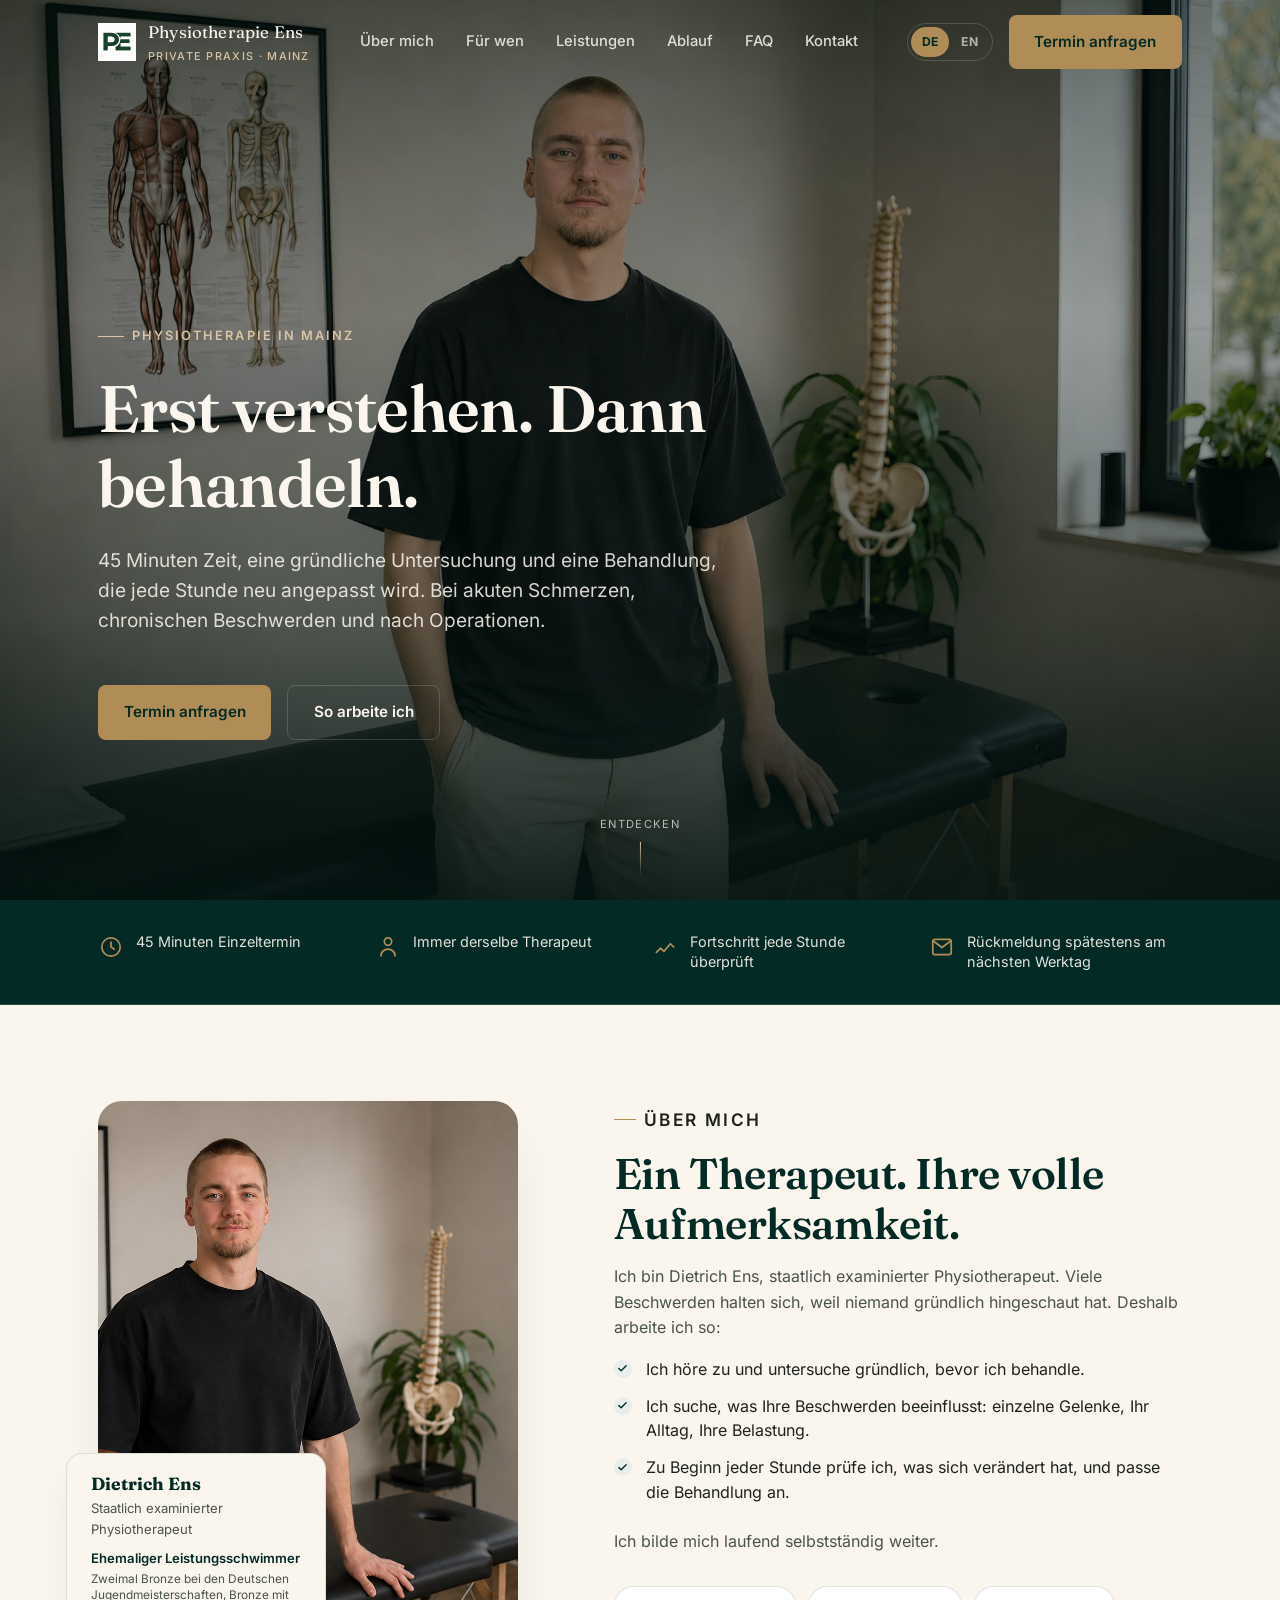
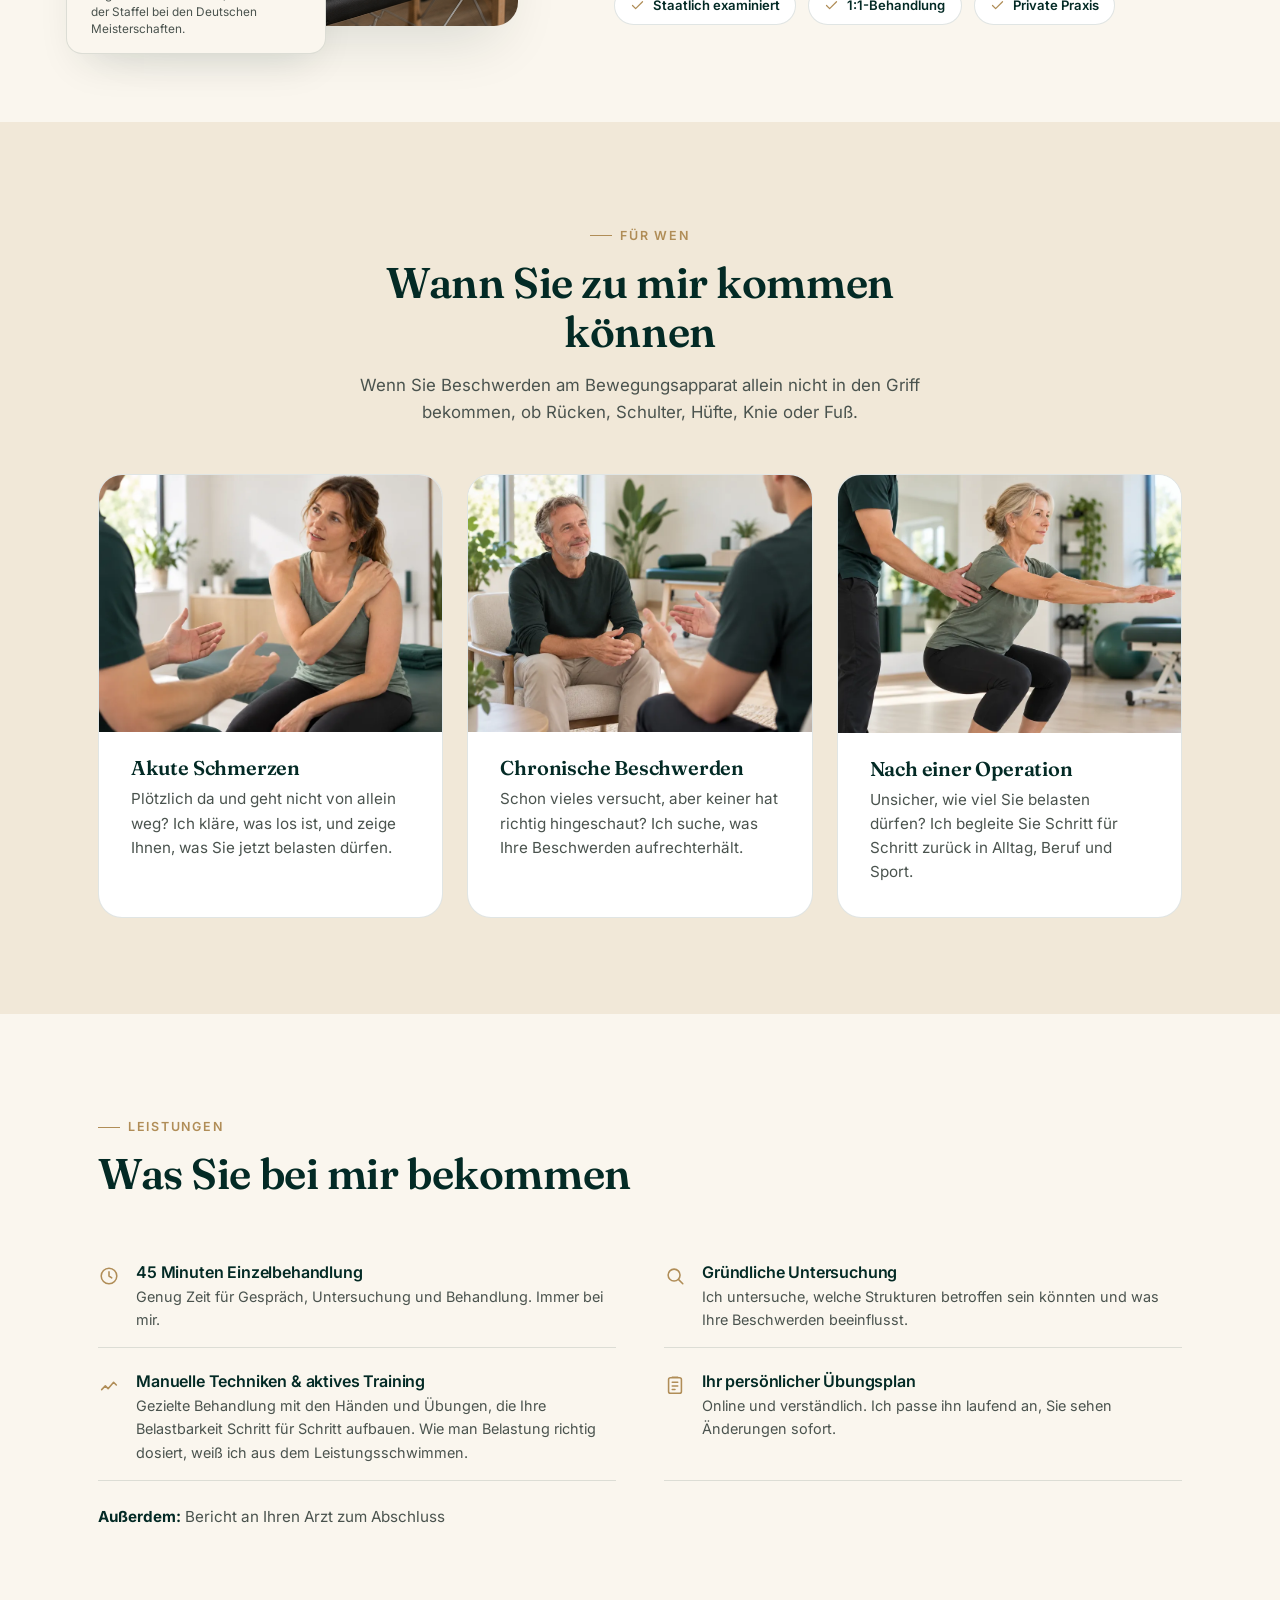
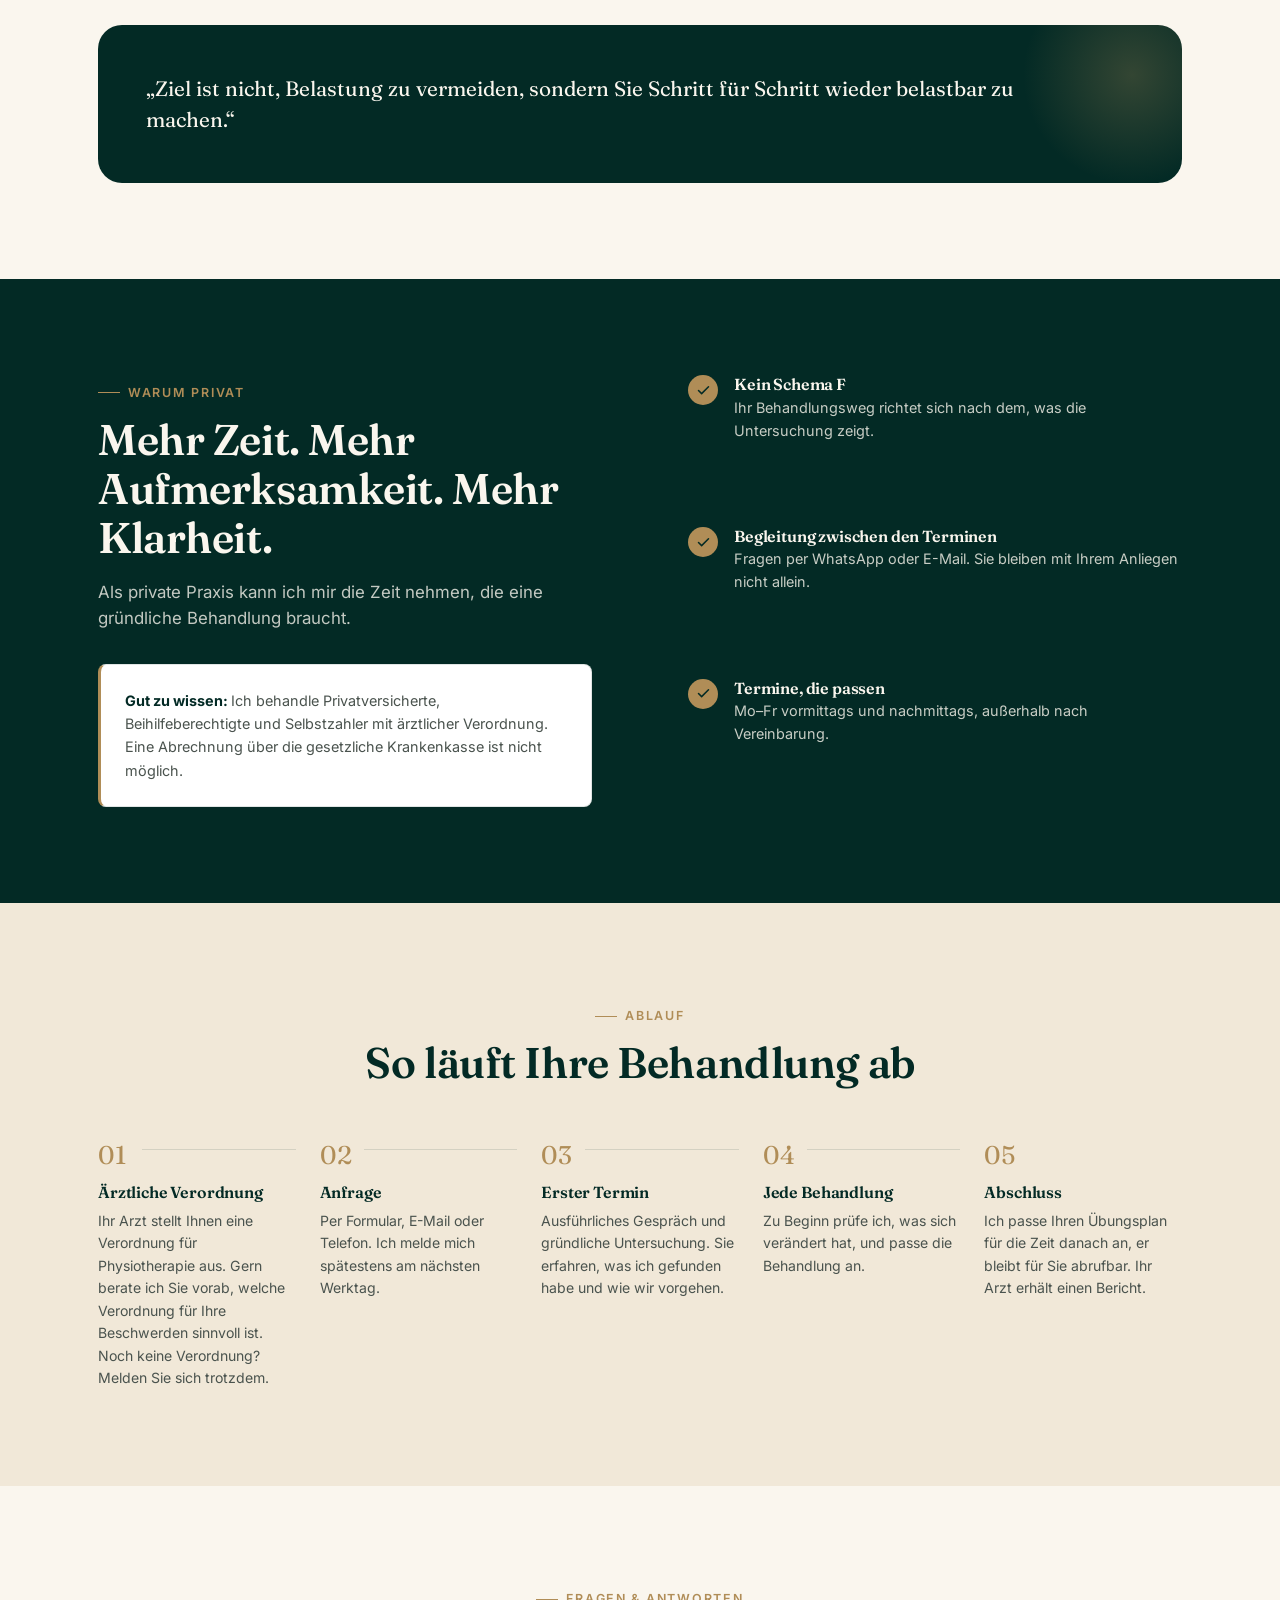
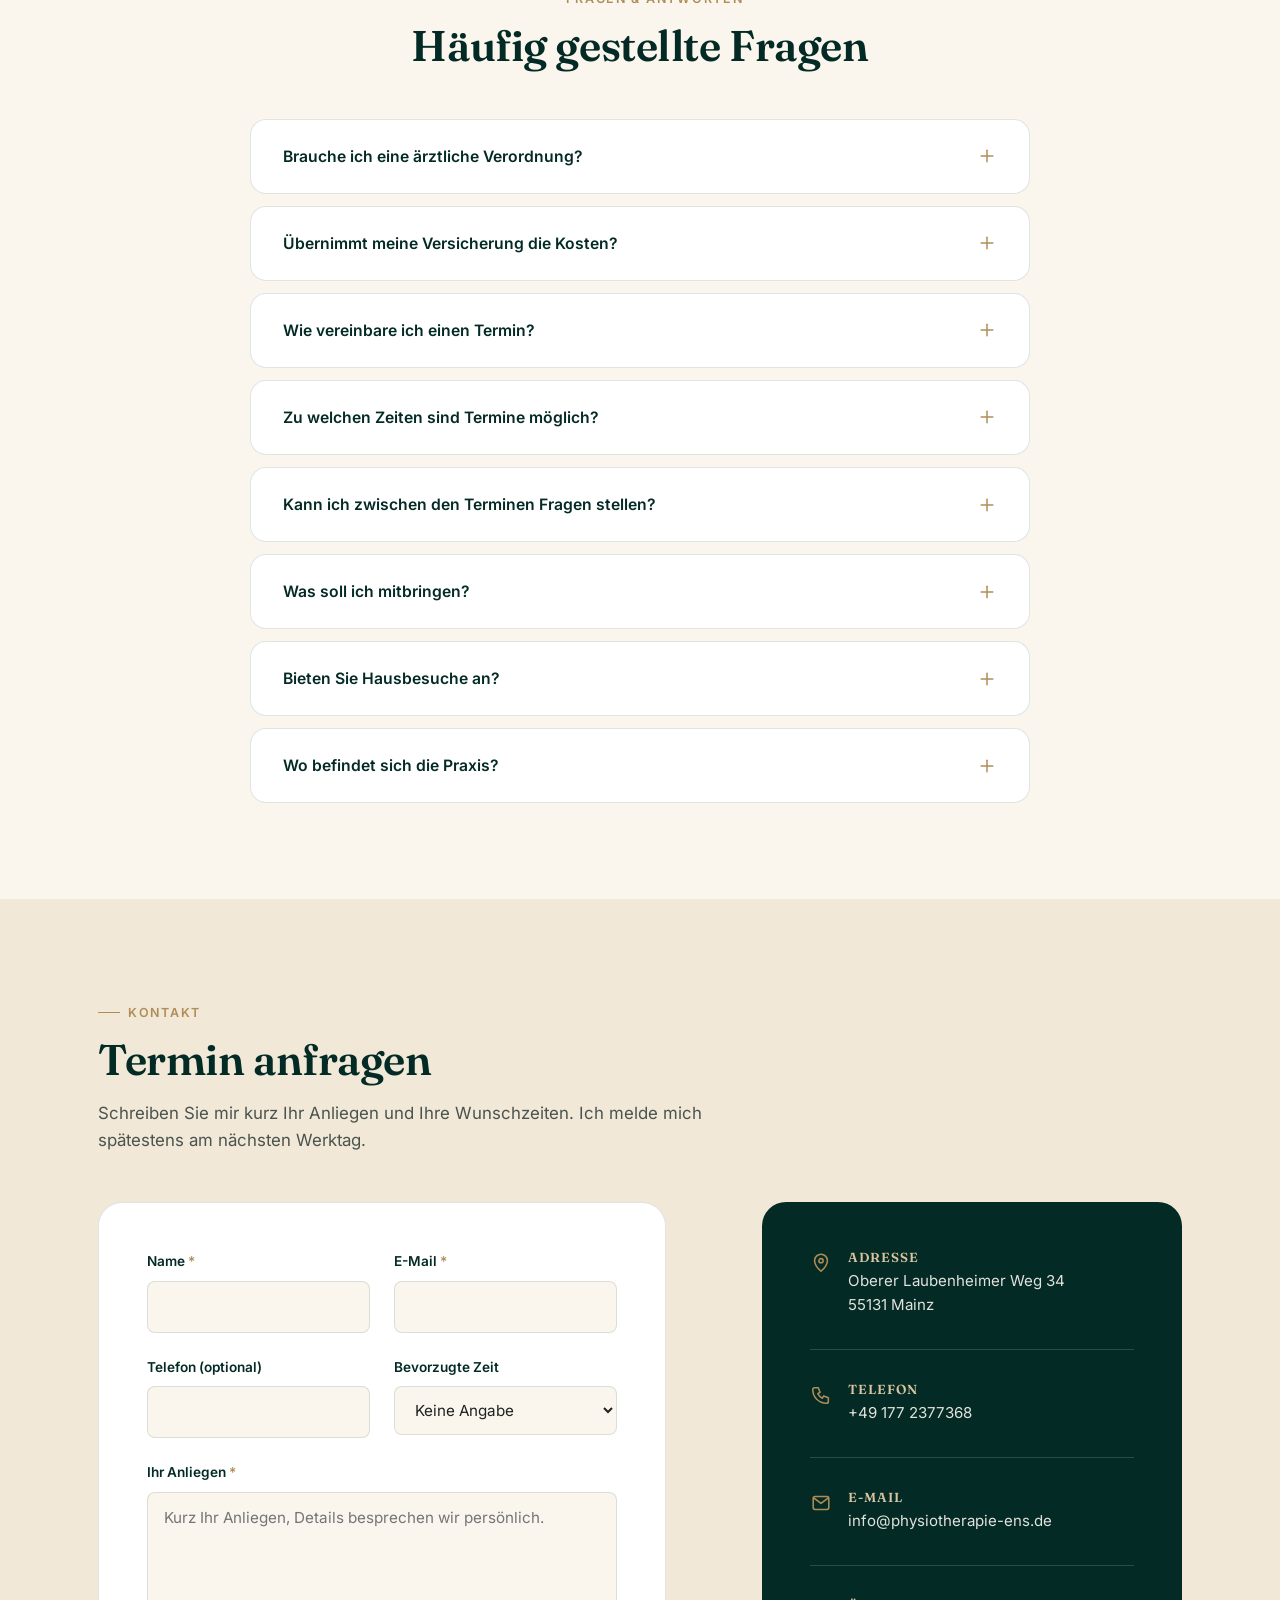
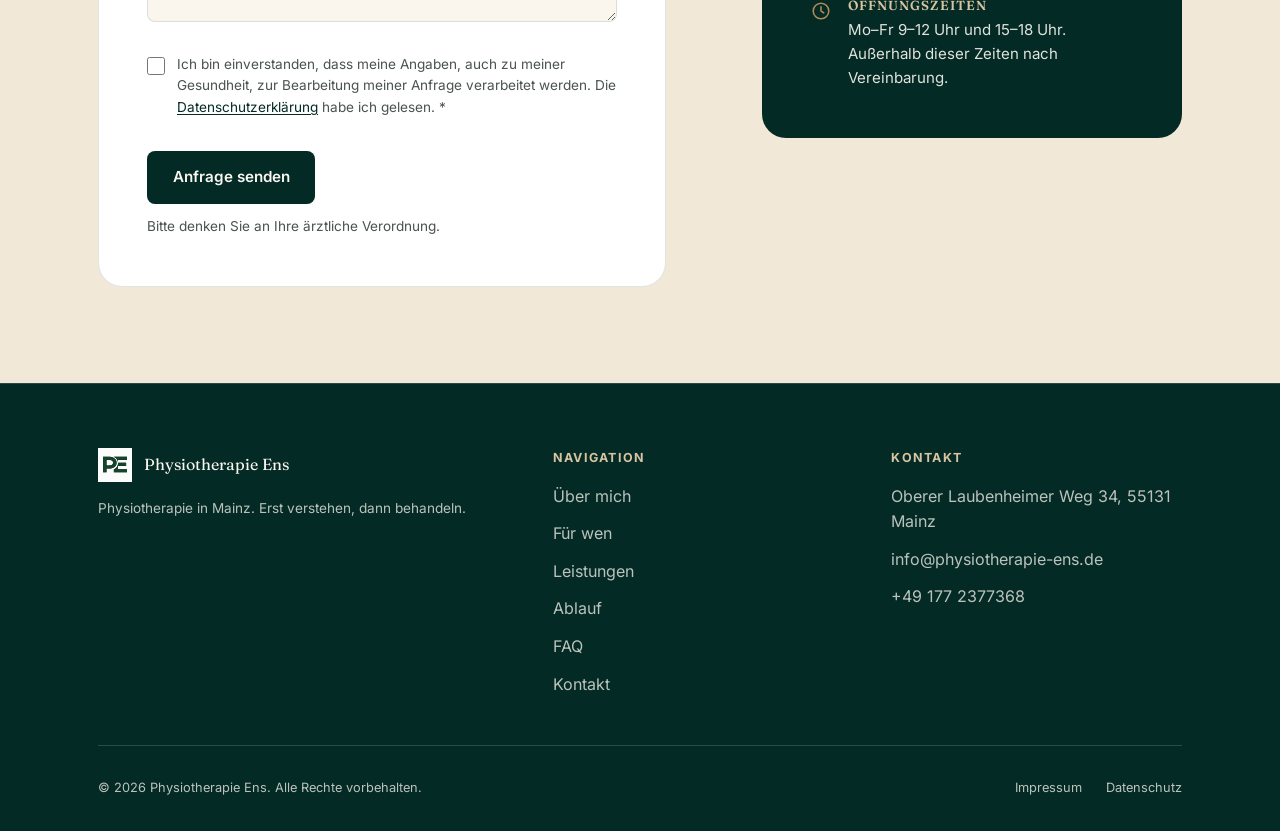
<file: index.html>
<!DOCTYPE html>
<html lang="de">
<head>
<meta charset="UTF-8">
<meta name="viewport" content="width=device-width, initial-scale=1">
<title data-de="Physiotherapie Ens | Private Physiotherapie in Mainz" data-en="Physiotherapie Ens | Private Physiotherapy in Mainz">Physiotherapie Ens | Private Physiotherapie in Mainz</title>
<meta name="description" data-de="Physiotherapie in Mainz: 45 Minuten Einzelbehandlung, gründliche Untersuchung, jede Stunde neu angepasst. Für Privatversicherte, Beihilfe und Selbstzahler." data-en="Physiotherapy in Mainz: 45-minute one-to-one sessions, a thorough examination, adjusted at every session. For privately insured, Beihilfe and self-pay patients." content="Physiotherapie in Mainz: 45 Minuten Einzelbehandlung, gründliche Untersuchung, jede Stunde neu angepasst. Für Privatversicherte, Beihilfe und Selbstzahler.">
<meta name="theme-color" content="#032A25">
<link rel="icon" href="assets/img/logo.svg" type="image/svg+xml">
<link rel="preload" href="assets/fonts/fraunces-latin-opsz-normal.woff2" as="font" type="font/woff2" crossorigin>
<link rel="preload" href="assets/fonts/inter-latin-wght-normal.woff2" as="font" type="font/woff2" crossorigin>
<link rel="stylesheet" href="assets/css/style.css?v=2026-10-28">
</head>
<body>
<a href="#main" class="skip-link" data-de="Zum Inhalt springen" data-en="Skip to content">Zum Inhalt springen</a>

<!-- ===================== HEADER ===================== -->
<header class="site-header" id="siteHeader">
  <div class="container site-header__inner">
    <a href="#top" class="brand" aria-label="Physiotherapie Ens">
      <img src="assets/img/logo.svg" alt="" class="brand__logo" width="38" height="38">
      <span class="brand__name">Physiotherapie Ens<small data-de="Private Praxis · Mainz" data-en="Private Practice · Mainz">Private Praxis · Mainz</small></span>
    </a>

    <nav class="main-nav" aria-label="Hauptnavigation">
      <a href="#ueber-mich" data-de="Über mich" data-en="About">Über mich</a>
      <a href="#fuer-wen" data-de="Für wen" data-en="Who it's for">Für wen</a>
      <a href="#leistungen" data-de="Leistungen" data-en="Services">Leistungen</a>
      <a href="#ablauf" data-de="Ablauf" data-en="Process">Ablauf</a>
      <a href="#faq" data-de="FAQ" data-en="FAQ">FAQ</a>
      <a href="#kontakt" data-de="Kontakt" data-en="Contact">Kontakt</a>
    </nav>

    <div class="header-actions">
      <div class="lang-toggle" role="group" aria-label="Sprache / Language">
        <button type="button" id="langDe" aria-pressed="true">DE</button>
        <button type="button" id="langEn" aria-pressed="false">EN</button>
      </div>
      <a href="#kontakt" class="btn btn-primary nav-cta" data-de="Termin anfragen" data-en="Request appointment">Termin anfragen</a>
      <button type="button" class="nav-toggle" id="navToggle" aria-expanded="false" aria-controls="mobileNav" aria-label="Menü öffnen">
        <svg class="icon-open" viewBox="0 0 24 24" fill="none" stroke="currentColor" stroke-width="1.8" stroke-linecap="round"><line x1="3" y1="6" x2="21" y2="6"/><line x1="3" y1="12" x2="21" y2="12"/><line x1="3" y1="18" x2="21" y2="18"/></svg>
        <svg class="icon-close" viewBox="0 0 24 24" fill="none" stroke="currentColor" stroke-width="1.8" stroke-linecap="round"><line x1="5" y1="5" x2="19" y2="19"/><line x1="19" y1="5" x2="5" y2="19"/></svg>
      </button>
    </div>
  </div>
</header>

<nav class="mobile-nav" id="mobileNav" aria-label="Mobile Navigation">
  <a href="#ueber-mich" data-de="Über mich" data-en="About">Über mich</a>
  <a href="#fuer-wen" data-de="Für wen" data-en="Who it's for">Für wen</a>
  <a href="#leistungen" data-de="Leistungen" data-en="Services">Leistungen</a>
  <a href="#ablauf" data-de="Ablauf" data-en="Process">Ablauf</a>
  <a href="#faq" data-de="FAQ" data-en="FAQ">FAQ</a>
  <a href="#kontakt" data-de="Kontakt" data-en="Contact">Kontakt</a>
  <a href="#kontakt" class="btn btn-primary" style="margin-top:1rem;width:fit-content" data-de="Termin anfragen" data-en="Request appointment">Termin anfragen</a>
</nav>

<main id="main">

  <!-- ===================== HERO ===================== -->
  <section class="hero" id="top">
    <div class="hero__media">
      <video id="heroVideo" autoplay muted loop playsinline webkit-playsinline preload="auto" poster="assets/img/hero-poster.jpg?v=2026-10-23b" disablepictureinpicture disableremoteplayback controlslist="nodownload nofullscreen noremoteplayback" aria-hidden="true" tabindex="-1">
        <source src="assets/video/hero.mp4?v=2026-10-23b" type="video/mp4">
      </video>
    </div>
    <div class="hero__overlay"></div>

    <div class="container hero__content">
      <p class="hero__eyebrow" data-de="Physiotherapie in Mainz" data-en="Physiotherapy in Mainz">Physiotherapie in Mainz</p>
      <h1 data-reveal data-de="Erst verstehen. Dann behandeln." data-en="First understand. Then treat.">Erst verstehen. Dann behandeln.</h1>
      <p class="hero__sub" data-reveal data-de="45 Minuten Zeit, eine gründliche Untersuchung und eine Behandlung, die jede Stunde neu angepasst wird. Bei akuten Schmerzen, chronischen Beschwerden und nach Operationen." data-en="45 minutes of time, a thorough examination and treatment that is adjusted at every session. For acute pain, chronic complaints and after surgery.">45 Minuten Zeit, eine gründliche Untersuchung und eine Behandlung, die jede Stunde neu angepasst wird. Bei akuten Schmerzen, chronischen Beschwerden und nach Operationen.</p>
      <div class="hero__actions" data-reveal>
        <a href="#kontakt" class="btn btn-primary" data-de="Termin anfragen" data-en="Request appointment">Termin anfragen</a>
        <a href="#ablauf" class="btn btn-outline" data-de="So arbeite ich" data-en="How I work">So arbeite ich</a>
      </div>
    </div>

    <div class="hero__scroll" aria-hidden="true">
      <span data-de="Entdecken" data-en="Explore">Entdecken</span>
      <span class="hero__scroll-line"></span>
    </div>
  </section>

  <!-- ===================== TRUST STRIP ===================== -->
  <section class="trust-strip">
    <div class="container trust-grid">
      <div class="trust-item" data-reveal>
        <svg viewBox="0 0 24 24" fill="none" stroke="currentColor" stroke-width="1.6" stroke-linecap="round" stroke-linejoin="round"><circle cx="12" cy="12" r="8.5"/><path d="M12 7.5V12l3 2"/></svg>
        <span data-de="45 Minuten Einzeltermin" data-en="45-minute one-to-one sessions">45 Minuten Einzeltermin</span>
      </div>
      <div class="trust-item" data-reveal>
        <svg viewBox="0 0 24 24" fill="none" stroke="currentColor" stroke-width="1.6" stroke-linecap="round" stroke-linejoin="round"><circle cx="12" cy="7" r="3.4"/><path d="M5.5 20c0-3.5 3-6 6.5-6s6.5 2.5 6.5 6"/></svg>
        <span data-de="Immer derselbe Therapeut" data-en="Always the same therapist">Immer derselbe Therapeut</span>
      </div>
      <div class="trust-item" data-reveal>
        <svg viewBox="0 0 24 24" fill="none" stroke="currentColor" stroke-width="1.6" stroke-linecap="round" stroke-linejoin="round"><path d="M4 17l4-4 3 3 6-7 3 3"/></svg>
        <span data-de="Fortschritt jede Stunde überprüft" data-en="Progress checked at every session">Fortschritt jede Stunde überprüft</span>
      </div>
      <div class="trust-item" data-reveal>
        <svg viewBox="0 0 24 24" fill="none" stroke="currentColor" stroke-width="1.6" stroke-linecap="round" stroke-linejoin="round"><rect x="3.5" y="5" width="17" height="14" rx="2"/><path d="M4 6.5l8 6 8-6"/></svg>
        <span data-de="Rückmeldung spätestens am nächsten Werktag" data-en="A reply by the next working day at the latest">Rückmeldung spätestens am nächsten Werktag</span>
      </div>
    </div>
  </section>

  <!-- ===================== ABOUT ===================== -->
  <section class="section" id="ueber-mich">
    <div class="container about-grid">
      <div class="about-media" data-reveal>
        <div class="about-media__frame">
          <img src="assets/img/dietrich-praxis.png" alt="Dietrich Ens, Physiotherapeut, im Behandlungsraum" width="900" height="1125" loading="lazy">
        </div>
        <div class="about-media__badge">
          <strong data-de="Dietrich Ens" data-en="Dietrich Ens">Dietrich Ens</strong>
          <span data-de="Staatlich examinierter Physiotherapeut" data-en="State-certified physiotherapist">Staatlich examinierter Physiotherapeut</span>
          <span class="about-media__badge-sport" data-de="Ehemaliger Leistungsschwimmer" data-en="Former competitive swimmer">Ehemaliger Leistungsschwimmer</span>
          <small data-de="Zweimal Bronze bei den Deutschen Jugendmeisterschaften, Bronze mit der Staffel bei den Deutschen Meisterschaften." data-en="Two bronze medals at the German Youth Championships, relay bronze at the German Championships.">Zweimal Bronze bei den Deutschen Jugendmeisterschaften, Bronze mit der Staffel bei den Deutschen Meisterschaften.</small>
        </div>
      </div>

      <div class="about-body" data-reveal>
        <p class="kicker" data-de="Über mich" data-en="About me">Über mich</p>
        <h2 class="section-title" data-de="Ein Therapeut. Ihre volle Aufmerksamkeit." data-en="One therapist. Your full attention.">Ein Therapeut. Ihre volle Aufmerksamkeit.</h2>

        <p data-de="Ich bin Dietrich Ens, staatlich examinierter Physiotherapeut. Viele Beschwerden halten sich, weil niemand gründlich hingeschaut hat. Deshalb arbeite ich so:" data-en="I'm Dietrich Ens, a state-certified physiotherapist. Many complaints persist because nobody took a thorough look. That's why I work like this:">Ich bin Dietrich Ens, staatlich examinierter Physiotherapeut. Viele Beschwerden halten sich, weil niemand gründlich hingeschaut hat. Deshalb arbeite ich so:</p>

        <ul class="check-list">
          <li data-de="Ich höre zu und untersuche gründlich, bevor ich behandle." data-en="I listen and examine thoroughly before I treat.">Ich höre zu und untersuche gründlich, bevor ich behandle.</li>
          <li data-de="Ich suche, was Ihre Beschwerden beeinflusst: einzelne Gelenke, Ihr Alltag, Ihre Belastung." data-en="I look for what influences your complaints: individual joints, your daily life, your load.">Ich suche, was Ihre Beschwerden beeinflusst: einzelne Gelenke, Ihr Alltag, Ihre Belastung.</li>
          <li data-de="Zu Beginn jeder Stunde prüfe ich, was sich verändert hat, und passe die Behandlung an." data-en="At the start of every session, I check what has changed and adjust the treatment.">Zu Beginn jeder Stunde prüfe ich, was sich verändert hat, und passe die Behandlung an.</li>
        </ul>

        <p data-de="Ich bilde mich laufend selbstständig weiter." data-en="I continuously keep my knowledge up to date through independent further training.">Ich bilde mich laufend selbstständig weiter.</p>

        <div class="badge-row">
          <span class="pill-badge"><svg viewBox="0 0 24 24" fill="none" stroke="currentColor" stroke-width="2" stroke-linecap="round" stroke-linejoin="round"><path d="M20 6L9 17l-5-5"/></svg><span data-de="Staatlich examiniert" data-en="State-certified">Staatlich examiniert</span></span>
          <span class="pill-badge"><svg viewBox="0 0 24 24" fill="none" stroke="currentColor" stroke-width="2" stroke-linecap="round" stroke-linejoin="round"><path d="M20 6L9 17l-5-5"/></svg><span data-de="1:1-Behandlung" data-en="One-to-one treatment">1:1-Behandlung</span></span>
          <span class="pill-badge"><svg viewBox="0 0 24 24" fill="none" stroke="currentColor" stroke-width="2" stroke-linecap="round" stroke-linejoin="round"><path d="M20 6L9 17l-5-5"/></svg><span data-de="Private Praxis" data-en="Private practice">Private Praxis</span></span>
        </div>
      </div>
    </div>
  </section>

  <!-- ===================== WHO IT'S FOR ===================== -->
  <section class="section section--sand" id="fuer-wen">
    <div class="container">
      <div class="section-head section-head--center">
        <p class="kicker" style="justify-content:center" data-de="Für wen" data-en="Who it's for">Für wen</p>
        <h2 class="section-title" data-de="Wann Sie zu mir kommen können" data-en="When you can come to me">Wann Sie zu mir kommen können</h2>
        <p class="section-lede" style="margin-inline:auto" data-de="Wenn Sie Beschwerden am Bewegungsapparat allein nicht in den Griff bekommen, ob Rücken, Schulter, Hüfte, Knie oder Fuß." data-en="If you can't get musculoskeletal complaints under control on your own, whether in your back, shoulder, hip, knee or foot.">Wenn Sie Beschwerden am Bewegungsapparat allein nicht in den Griff bekommen, ob Rücken, Schulter, Hüfte, Knie oder Fuß.</p>
      </div>

      <div class="audience-grid">
        <div class="audience-card" data-reveal>
          <picture class="audience-card__media">
            <source srcset="assets/img/audience/akut.webp" type="image/webp">
            <img src="assets/img/audience/akut.jpg" alt="Patientin zeigt im Gespräch auf ihre schmerzende Schulter" data-de-alt="Patientin zeigt im Gespräch auf ihre schmerzende Schulter" data-en-alt="Patient pointing to her painful shoulder during a consultation" width="900" height="675" loading="lazy">
          </picture>
          <div class="audience-card__body">
            <h3 data-de="Akute Schmerzen" data-en="Acute pain">Akute Schmerzen</h3>
            <p data-de="Plötzlich da und geht nicht von allein weg? Ich kläre, was los ist, und zeige Ihnen, was Sie jetzt belasten dürfen." data-en="Came on suddenly and won't go away by itself? I find out what's going on and show you what you can load right now.">Plötzlich da und geht nicht von allein weg? Ich kläre, was los ist, und zeige Ihnen, was Sie jetzt belasten dürfen.</p>
          </div>
        </div>
        <div class="audience-card" data-reveal>
          <picture class="audience-card__media">
            <source srcset="assets/img/audience/chronisch.webp" type="image/webp">
            <img src="assets/img/audience/chronisch.jpg" alt="Patient und Therapeut im ruhigen Gespräch auf Augenhöhe" data-de-alt="Patient und Therapeut im ruhigen Gespräch auf Augenhöhe" data-en-alt="Patient and therapist in a calm conversation at eye level" width="900" height="675" loading="lazy">
          </picture>
          <div class="audience-card__body">
            <h3 data-de="Chronische Beschwerden" data-en="Chronic complaints">Chronische Beschwerden</h3>
            <p data-de="Schon vieles versucht, aber keiner hat richtig hingeschaut? Ich suche, was Ihre Beschwerden aufrechterhält." data-en="Tried a lot already, but nobody really took a close look? I look for what keeps your complaints going.">Schon vieles versucht, aber keiner hat richtig hingeschaut? Ich suche, was Ihre Beschwerden aufrechterhält.</p>
          </div>
        </div>
        <div class="audience-card" data-reveal>
          <picture class="audience-card__media">
            <source srcset="assets/img/audience/nach-op.webp" type="image/webp">
            <img src="assets/img/audience/nach-op.jpg" alt="Patientin macht eine Kniebeuge, der Therapeut sichert sie am Rücken" data-de-alt="Patientin macht eine Kniebeuge, der Therapeut sichert sie am Rücken" data-en-alt="Patient doing a squat while the therapist supports her back" width="900" height="675" loading="lazy">
          </picture>
          <div class="audience-card__body">
            <h3 data-de="Nach einer Operation" data-en="After surgery">Nach einer Operation</h3>
            <p data-de="Unsicher, wie viel Sie belasten dürfen? Ich begleite Sie Schritt für Schritt zurück in Alltag, Beruf und Sport." data-en="Unsure how much load you can take? I guide you step by step back to daily life, work and sport.">Unsicher, wie viel Sie belasten dürfen? Ich begleite Sie Schritt für Schritt zurück in Alltag, Beruf und Sport.</p>
          </div>
        </div>
      </div>
    </div>
  </section>

  <!-- ===================== SERVICES ===================== -->
  <section class="section" id="leistungen">
    <div class="container">
      <div class="section-head">
        <p class="kicker" data-de="Leistungen" data-en="Services">Leistungen</p>
        <h2 class="section-title" data-de="Was Sie bei mir bekommen" data-en="What you get with me">Was Sie bei mir bekommen</h2>
      </div>

      <div class="services-grid">
        <div class="service-list">
          <div class="service-item" data-reveal>
            <svg viewBox="0 0 24 24" fill="none" stroke="currentColor" stroke-width="1.7" stroke-linecap="round" stroke-linejoin="round"><circle cx="12" cy="12" r="8.5"/><path d="M12 7.5V12l3 2"/></svg>
            <div><h4 data-de="45 Minuten Einzelbehandlung" data-en="45-minute one-to-one treatment">45 Minuten Einzelbehandlung</h4><p data-de="Genug Zeit für Gespräch, Untersuchung und Behandlung. Immer bei mir." data-en="Enough time for conversation, examination and treatment. Always with me.">Genug Zeit für Gespräch, Untersuchung und Behandlung. Immer bei mir.</p></div>
          </div>
          <div class="service-item" data-reveal>
            <svg viewBox="0 0 24 24" fill="none" stroke="currentColor" stroke-width="1.7" stroke-linecap="round" stroke-linejoin="round"><circle cx="11" cy="11" r="6.5"/><path d="M16 16l4.5 4.5"/></svg>
            <div><h4 data-de="Gründliche Untersuchung" data-en="Thorough examination">Gründliche Untersuchung</h4><p data-de="Ich untersuche, welche Strukturen betroffen sein könnten und was Ihre Beschwerden beeinflusst." data-en="I examine which structures may be affected and what influences your complaints.">Ich untersuche, welche Strukturen betroffen sein könnten und was Ihre Beschwerden beeinflusst.</p></div>
          </div>
          <div class="service-item" data-reveal>
            <svg viewBox="0 0 24 24" fill="none" stroke="currentColor" stroke-width="1.7" stroke-linecap="round" stroke-linejoin="round"><path d="M4 17l4-4 3 3 6-7 3 3"/></svg>
            <div><h4 data-de="Manuelle Techniken &amp; aktives Training" data-en="Manual techniques &amp; active training">Manuelle Techniken &amp; aktives Training</h4><p data-de="Gezielte Behandlung mit den Händen und Übungen, die Ihre Belastbarkeit Schritt für Schritt aufbauen. Wie man Belastung richtig dosiert, weiß ich aus dem Leistungsschwimmen." data-en="Targeted hands-on treatment and exercises that build your capacity step by step. I know from competitive swimming how to dose load correctly.">Gezielte Behandlung mit den Händen und Übungen, die Ihre Belastbarkeit Schritt für Schritt aufbauen. Wie man Belastung richtig dosiert, weiß ich aus dem Leistungsschwimmen.</p></div>
          </div>
          <div class="service-item" data-reveal>
            <svg viewBox="0 0 24 24" fill="none" stroke="currentColor" stroke-width="1.7" stroke-linecap="round" stroke-linejoin="round"><rect x="5" y="4" width="14" height="17" rx="2"/><path d="M9 3.5h6M9 9h6M9 13h6M9 17h3"/></svg>
            <div><h4 data-de="Ihr persönlicher Übungsplan" data-en="Your personal exercise plan">Ihr persönlicher Übungsplan</h4><p data-de="Online und verständlich. Ich passe ihn laufend an, Sie sehen Änderungen sofort." data-en="Online and easy to follow. I keep updating it, and you see changes right away.">Online und verständlich. Ich passe ihn laufend an, Sie sehen Änderungen sofort.</p></div>
          </div>
        </div>

        <p class="service-extras" data-reveal><strong data-de="Außerdem: " data-en="Also: ">Außerdem: </strong><span data-de="Bericht an Ihren Arzt zum Abschluss" data-en="A report to your doctor at the end of treatment">Bericht an Ihren Arzt zum Abschluss</span></p>

        <div class="approach-panel approach-panel--quote" data-reveal>
          <p class="approach-quote" data-de="„Ziel ist nicht, Belastung zu vermeiden, sondern Sie Schritt für Schritt wieder belastbar zu machen.“" data-en="“The goal isn't to avoid load, but to make you able to handle it again, step by step.”">„Ziel ist nicht, Belastung zu vermeiden, sondern Sie Schritt für Schritt wieder belastbar zu machen.“</p>
        </div>
      </div>
    </div>
  </section>

  <!-- ===================== BENEFITS ===================== -->
  <section class="section section--dark">
    <div class="container benefits-layout">
      <div data-reveal>
        <p class="kicker" data-de="Warum privat" data-en="Why private care">Warum privat</p>
        <h2 class="section-title" data-de="Mehr Zeit. Mehr Aufmerksamkeit. Mehr Klarheit." data-en="More time. More attention. More clarity.">Mehr Zeit. Mehr Aufmerksamkeit. Mehr Klarheit.</h2>
        <p class="section-lede" data-de="Als private Praxis kann ich mir die Zeit nehmen, die eine gründliche Behandlung braucht." data-en="As a private practice, I can take the time that thorough treatment needs.">Als private Praxis kann ich mir die Zeit nehmen, die eine gründliche Behandlung braucht.</p>

        <div class="honest-note" style="margin-top:2rem">
          <strong data-de="Gut zu wissen: " data-en="Good to know: ">Gut zu wissen: </strong><span data-de="Ich behandle Privatversicherte, Beihilfeberechtigte und Selbstzahler mit ärztlicher Verordnung. Eine Abrechnung über die gesetzliche Krankenkasse ist nicht möglich." data-en="I treat privately insured patients, those entitled to Beihilfe and self-pay patients with a doctor's prescription. Billing through statutory health insurance is not possible.">Ich behandle Privatversicherte, Beihilfeberechtigte und Selbstzahler mit ärztlicher Verordnung. Eine Abrechnung über die gesetzliche Krankenkasse ist nicht möglich.</span>
        </div>
      </div>

      <div class="benefit-list" data-reveal>
        <div class="benefit-item">
          <span class="benefit-item__check"><svg viewBox="0 0 24 24" fill="none" stroke="currentColor" stroke-width="2.4" stroke-linecap="round" stroke-linejoin="round"><path d="M20 6L9 17l-5-5"/></svg></span>
          <div><h4 data-de="Kein Schema F" data-en="No one-size-fits-all">Kein Schema F</h4><p data-de="Ihr Behandlungsweg richtet sich nach dem, was die Untersuchung zeigt." data-en="Your treatment path is based on what the examination shows.">Ihr Behandlungsweg richtet sich nach dem, was die Untersuchung zeigt.</p></div>
        </div>
        <div class="benefit-item">
          <span class="benefit-item__check"><svg viewBox="0 0 24 24" fill="none" stroke="currentColor" stroke-width="2.4" stroke-linecap="round" stroke-linejoin="round"><path d="M20 6L9 17l-5-5"/></svg></span>
          <div><h4 data-de="Begleitung zwischen den Terminen" data-en="Support between sessions">Begleitung zwischen den Terminen</h4><p data-de="Fragen per WhatsApp oder E-Mail. Sie bleiben mit Ihrem Anliegen nicht allein." data-en="Questions via WhatsApp or e-mail. You're not left alone with your concern.">Fragen per WhatsApp oder E-Mail. Sie bleiben mit Ihrem Anliegen nicht allein.</p></div>
        </div>
        <div class="benefit-item">
          <span class="benefit-item__check"><svg viewBox="0 0 24 24" fill="none" stroke="currentColor" stroke-width="2.4" stroke-linecap="round" stroke-linejoin="round"><path d="M20 6L9 17l-5-5"/></svg></span>
          <div><h4 data-de="Termine, die passen" data-en="Appointments that fit">Termine, die passen</h4><p data-de="Mo–Fr vormittags und nachmittags, außerhalb nach Vereinbarung." data-en="Mon–Fri mornings and afternoons, other times by arrangement.">Mo–Fr vormittags und nachmittags, außerhalb nach Vereinbarung.</p></div>
        </div>
      </div>
    </div>
  </section>

  <!-- ===================== PROCESS ===================== -->
  <section class="section section--sand" id="ablauf">
    <div class="container">
      <div class="section-head section-head--center">
        <p class="kicker" style="justify-content:center" data-de="Ablauf" data-en="Process">Ablauf</p>
        <h2 class="section-title" data-de="So läuft Ihre Behandlung ab" data-en="How your treatment works">So läuft Ihre Behandlung ab</h2>
      </div>

      <div class="process-list">
        <div class="process-step" data-reveal>
          <h4 data-de="Ärztliche Verordnung" data-en="Doctor's prescription">Ärztliche Verordnung</h4>
          <p data-de="Ihr Arzt stellt Ihnen eine Verordnung für Physiotherapie aus. Gern berate ich Sie vorab, welche Verordnung für Ihre Beschwerden sinnvoll ist. Noch keine Verordnung? Melden Sie sich trotzdem." data-en="Your doctor issues a prescription for physiotherapy. I'm happy to advise you in advance on which prescription makes sense for your complaints. No prescription yet? Get in touch anyway.">Ihr Arzt stellt Ihnen eine Verordnung für Physiotherapie aus. Gern berate ich Sie vorab, welche Verordnung für Ihre Beschwerden sinnvoll ist. Noch keine Verordnung? Melden Sie sich trotzdem.</p>
        </div>
        <div class="process-step" data-reveal>
          <h4 data-de="Anfrage" data-en="Request">Anfrage</h4>
          <p data-de="Per Formular, E-Mail oder Telefon. Ich melde mich spätestens am nächsten Werktag." data-en="Via the form, e-mail or phone. I'll get back to you by the next working day at the latest.">Per Formular, E-Mail oder Telefon. Ich melde mich spätestens am nächsten Werktag.</p>
        </div>
        <div class="process-step" data-reveal>
          <h4 data-de="Erster Termin" data-en="First appointment">Erster Termin</h4>
          <p data-de="Ausführliches Gespräch und gründliche Untersuchung. Sie erfahren, was ich gefunden habe und wie wir vorgehen." data-en="An in-depth conversation and a thorough examination. You learn what I found and how we'll proceed.">Ausführliches Gespräch und gründliche Untersuchung. Sie erfahren, was ich gefunden habe und wie wir vorgehen.</p>
        </div>
        <div class="process-step" data-reveal>
          <h4 data-de="Jede Behandlung" data-en="Every session">Jede Behandlung</h4>
          <p data-de="Zu Beginn prüfe ich, was sich verändert hat, und passe die Behandlung an." data-en="At the start, I check what has changed and adjust the treatment.">Zu Beginn prüfe ich, was sich verändert hat, und passe die Behandlung an.</p>
        </div>
        <div class="process-step" data-reveal>
          <h4 data-de="Abschluss" data-en="Completion">Abschluss</h4>
          <p data-de="Ich passe Ihren Übungsplan für die Zeit danach an, er bleibt für Sie abrufbar. Ihr Arzt erhält einen Bericht." data-en="I adapt your exercise plan for the time afterwards, and it stays available to you. Your doctor receives a report.">Ich passe Ihren Übungsplan für die Zeit danach an, er bleibt für Sie abrufbar. Ihr Arzt erhält einen Bericht.</p>
        </div>
      </div>
    </div>
  </section>

  <!-- ===================== TESTIMONIALS (ausgeblendet) =====================
       Einblenden, sobald 3 Google-Bewertungen da sind:
       1. Das Attribut "hidden" in der nächsten Zeile entfernen.
       2. Den Platzhalter durch 2–3 kurze Bewertungen ersetzen und
          "Alle Bewertungen auf Google ansehen" verlinken.
  ======================================================================= -->
  <section class="section section--sand" id="patientenstimmen" hidden>
    <div class="container">
      <div class="section-head section-head--center">
        <p class="kicker" style="justify-content:center" data-de="Erfahrungen" data-en="Experiences">Erfahrungen</p>
        <h2 class="section-title" data-de="Was Patienten sagen" data-en="What patients say">Was Patienten sagen</h2>
      </div>

      <div class="testimonial-placeholder" data-reveal>
        <svg viewBox="0 0 24 24" fill="none" stroke="currentColor" stroke-width="1.5" stroke-linecap="round" stroke-linejoin="round"><path d="M7 8.5c-2 0-3.5 1.6-3.5 3.7 0 1.9 1.3 3.3 3.1 3.5-.2 1.3-1 2.2-2.1 2.8v1.5c2.6-.4 4.6-2.5 4.6-5.6V12c0-2-1.4-3.5-2.1-3.5zM17 8.5c-2 0-3.5 1.6-3.5 3.7 0 1.9 1.3 3.3 3.1 3.5-.2 1.3-1 2.2-2.1 2.8v1.5c2.6-.4 4.6-2.5 4.6-5.6V12c0-2-1.4-3.5-2.1-3.5z"/></svg>
        <p data-de="Hier stehen 2–3 Bewertungen aus Google." data-en="2–3 Google reviews go here.">Hier stehen 2–3 Bewertungen aus Google.</p>
        <a href="#" class="btn btn-ghost" data-de="Alle Bewertungen auf Google ansehen" data-en="See all reviews on Google">Alle Bewertungen auf Google ansehen</a>
      </div>
    </div>
  </section>

  <!-- ===================== FAQ ===================== -->
  <section class="section" id="faq">
    <div class="container">
      <div class="section-head section-head--center">
        <p class="kicker" style="justify-content:center" data-de="Fragen &amp; Antworten" data-en="Questions &amp; answers">Fragen &amp; Antworten</p>
        <h2 class="section-title" data-de="Häufig gestellte Fragen" data-en="Frequently asked questions">Häufig gestellte Fragen</h2>
      </div>

      <div class="faq-list">
        <details class="faq-item" data-reveal>
          <summary><span data-de="Brauche ich eine ärztliche Verordnung?" data-en="Do I need a doctor's prescription?">Brauche ich eine ärztliche Verordnung?</span><svg viewBox="0 0 24 24" fill="none" stroke="currentColor" stroke-width="1.8" stroke-linecap="round"><line x1="12" y1="5" x2="12" y2="19"/><line x1="5" y1="12" x2="19" y2="12"/></svg></summary>
          <div class="faq-item__body"><p data-de="Ja, für die Behandlung benötigen Sie ein Rezept Ihres Arztes. Melden Sie sich gern schon vor dem Arztbesuch: Ich berate Sie, welche Verordnung sinnvoll ist." data-en="Yes, you need a prescription from your doctor for treatment. Feel free to get in touch before your doctor's visit: I'll advise you on which prescription makes sense.">Ja, für die Behandlung benötigen Sie ein Rezept Ihres Arztes. Melden Sie sich gern schon vor dem Arztbesuch: Ich berate Sie, welche Verordnung sinnvoll ist.</p></div>
        </details>

        <details class="faq-item" data-reveal>
          <summary><span data-de="Übernimmt meine Versicherung die Kosten?" data-en="Will my insurance cover the costs?">Übernimmt meine Versicherung die Kosten?</span><svg viewBox="0 0 24 24" fill="none" stroke="currentColor" stroke-width="1.8" stroke-linecap="round"><line x1="12" y1="5" x2="12" y2="19"/><line x1="5" y1="12" x2="19" y2="12"/></svg></summary>
          <div class="faq-item__body"><p data-de="Private Krankenversicherung und Beihilfe erstatten je nach Tarif ganz oder teilweise. Klären Sie Ihren Anteil am besten vorab. Gesetzliche Krankenkassen kann ich nicht abrechnen." data-en="Private health insurance and Beihilfe reimburse fully or partly, depending on your plan. It's best to check your share in advance. I cannot bill statutory health insurance.">Private Krankenversicherung und Beihilfe erstatten je nach Tarif ganz oder teilweise. Klären Sie Ihren Anteil am besten vorab. Gesetzliche Krankenkassen kann ich nicht abrechnen.</p></div>
        </details>

        <details class="faq-item" data-reveal>
          <summary><span data-de="Wie vereinbare ich einen Termin?" data-en="How do I make an appointment?">Wie vereinbare ich einen Termin?</span><svg viewBox="0 0 24 24" fill="none" stroke="currentColor" stroke-width="1.8" stroke-linecap="round"><line x1="12" y1="5" x2="12" y2="19"/><line x1="5" y1="12" x2="19" y2="12"/></svg></summary>
          <div class="faq-item__body"><p data-de="Über das Kontaktformular, per E-Mail oder telefonisch. Ich melde mich spätestens am nächsten Werktag." data-en="Via the contact form, by e-mail or by phone. I'll get back to you by the next working day at the latest.">Über das Kontaktformular, per E-Mail oder telefonisch. Ich melde mich spätestens am nächsten Werktag.</p></div>
        </details>

        <details class="faq-item" data-reveal>
          <summary><span data-de="Zu welchen Zeiten sind Termine möglich?" data-en="What times are appointments available?">Zu welchen Zeiten sind Termine möglich?</span><svg viewBox="0 0 24 24" fill="none" stroke="currentColor" stroke-width="1.8" stroke-linecap="round"><line x1="12" y1="5" x2="12" y2="19"/><line x1="5" y1="12" x2="19" y2="12"/></svg></summary>
          <div class="faq-item__body"><p data-de="Mo–Fr 9–12 und 15–18 Uhr. Außerhalb nach Vereinbarung." data-en="Mon–Fri 9 am–12 noon and 3–6 pm. Other times by arrangement.">Mo–Fr 9–12 und 15–18 Uhr. Außerhalb nach Vereinbarung.</p></div>
        </details>

        <details class="faq-item" data-reveal>
          <summary><span data-de="Kann ich zwischen den Terminen Fragen stellen?" data-en="Can I ask questions between sessions?">Kann ich zwischen den Terminen Fragen stellen?</span><svg viewBox="0 0 24 24" fill="none" stroke="currentColor" stroke-width="1.8" stroke-linecap="round"><line x1="12" y1="5" x2="12" y2="19"/><line x1="5" y1="12" x2="19" y2="12"/></svg></summary>
          <div class="faq-item__body"><p data-de="Ja, per WhatsApp oder E-Mail. Ich antworte, sobald es meine Termine zulassen." data-en="Yes, via WhatsApp or e-mail. I'll reply as soon as my appointments allow.">Ja, per WhatsApp oder E-Mail. Ich antworte, sobald es meine Termine zulassen.</p></div>
        </details>

        <details class="faq-item" data-reveal>
          <summary><span data-de="Was soll ich mitbringen?" data-en="What should I bring?">Was soll ich mitbringen?</span><svg viewBox="0 0 24 24" fill="none" stroke="currentColor" stroke-width="1.8" stroke-linecap="round"><line x1="12" y1="5" x2="12" y2="19"/><line x1="5" y1="12" x2="19" y2="12"/></svg></summary>
          <div class="faq-item__body"><p data-de="Ihre Verordnung, vorhandene Befunde wie Arztbriefe oder MRT-Berichte, bequeme Kleidung sowie ein großes und ein kleines Handtuch." data-en="Your prescription, any existing findings such as doctor's letters or MRI reports, comfortable clothing, and one large and one small towel.">Ihre Verordnung, vorhandene Befunde wie Arztbriefe oder MRT-Berichte, bequeme Kleidung sowie ein großes und ein kleines Handtuch.</p></div>
        </details>

        <details class="faq-item" data-reveal>
          <summary><span data-de="Bieten Sie Hausbesuche an?" data-en="Do you offer home visits?">Bieten Sie Hausbesuche an?</span><svg viewBox="0 0 24 24" fill="none" stroke="currentColor" stroke-width="1.8" stroke-linecap="round"><line x1="12" y1="5" x2="12" y2="19"/><line x1="5" y1="12" x2="19" y2="12"/></svg></summary>
          <div class="faq-item__body"><p data-de="Aktuell nicht." data-en="Not at the moment.">Aktuell nicht.</p></div>
        </details>

        <details class="faq-item" data-reveal>
          <summary><span data-de="Wo befindet sich die Praxis?" data-en="Where is the practice located?">Wo befindet sich die Praxis?</span><svg viewBox="0 0 24 24" fill="none" stroke="currentColor" stroke-width="1.8" stroke-linecap="round"><line x1="12" y1="5" x2="12" y2="19"/><line x1="5" y1="12" x2="19" y2="12"/></svg></summary>
          <div class="faq-item__body"><p data-de="Oberer Laubenheimer Weg 34, 55131 Mainz (Kettelersiedlung), 1. OG, leider nicht barrierefrei. Bushaltestelle Bodelschwinghstraße ca. 250 m." data-en="Oberer Laubenheimer Weg 34, 55131 Mainz (Kettelersiedlung), first floor, unfortunately not step-free. Bodelschwinghstraße bus stop approx. 250 m away.">Oberer Laubenheimer Weg 34, 55131 Mainz (Kettelersiedlung), 1. OG, leider nicht barrierefrei. Bushaltestelle Bodelschwinghstraße ca. 250 m.</p></div>
        </details>
      </div>
    </div>
  </section>

  <!-- ===================== CONTACT ===================== -->
  <section class="section section--sand" id="kontakt">
    <div class="container">
      <div class="section-head">
        <p class="kicker" data-de="Kontakt" data-en="Contact">Kontakt</p>
        <h2 class="section-title" data-de="Termin anfragen" data-en="Request an appointment">Termin anfragen</h2>
        <p class="section-lede" data-de="Schreiben Sie mir kurz Ihr Anliegen und Ihre Wunschzeiten. Ich melde mich spätestens am nächsten Werktag." data-en="Briefly tell me your concern and preferred times. I'll get back to you by the next working day at the latest.">Schreiben Sie mir kurz Ihr Anliegen und Ihre Wunschzeiten. Ich melde mich spätestens am nächsten Werktag.</p>
      </div>

      <div class="contact-layout">
        <form class="form-card" id="contactForm" data-reveal novalidate>
          <div class="form-row form-row--split">
            <div class="field">
              <label for="fName"><span data-de="Name" data-en="Name">Name</span><span class="req"> *</span></label>
              <input type="text" id="fName" name="name" required autocomplete="name">
            </div>
            <div class="field">
              <label for="fEmail"><span data-de="E-Mail" data-en="E-mail">E-Mail</span><span class="req"> *</span></label>
              <input type="email" id="fEmail" name="email" required autocomplete="email">
            </div>
          </div>
          <div class="form-row form-row--split">
            <div class="field">
              <label for="fPhone" data-de="Telefon (optional)" data-en="Phone (optional)">Telefon (optional)</label>
              <input type="tel" id="fPhone" name="phone" autocomplete="tel">
            </div>
            <div class="field">
              <label for="fTime" data-de="Bevorzugte Zeit" data-en="Preferred time">Bevorzugte Zeit</label>
              <select id="fTime" name="time">
                <option value="" data-de="Keine Angabe" data-en="No preference">Keine Angabe</option>
                <option value="vormittag" data-de="Vormittag (9–12 Uhr)" data-en="Morning (9 am–12 noon)">Vormittag (9–12 Uhr)</option>
                <option value="nachmittag" data-de="Nachmittag (15–18 Uhr)" data-en="Afternoon (3–6 pm)">Nachmittag (15–18 Uhr)</option>
                <option value="vereinbarung" data-de="Außerhalb nach Vereinbarung" data-en="Other times by arrangement">Außerhalb nach Vereinbarung</option>
              </select>
            </div>
          </div>
          <div class="form-row">
            <div class="field">
              <label for="fMessage"><span data-de="Ihr Anliegen" data-en="Your message">Ihr Anliegen</span><span class="req"> *</span></label>
              <textarea id="fMessage" name="message" required data-de-placeholder="Kurz Ihr Anliegen, Details besprechen wir persönlich." data-en-placeholder="Briefly your concern, we'll discuss the details in person." placeholder="Kurz Ihr Anliegen, Details besprechen wir persönlich."></textarea>
            </div>
          </div>

          <div class="consent-row">
            <input type="checkbox" id="fConsent" name="consent" required>
            <label for="fConsent"><span data-de="Ich bin einverstanden, dass meine Angaben, auch zu meiner Gesundheit, zur Bearbeitung meiner Anfrage verarbeitet werden. Die " data-en="I agree that my details, including those about my health, are processed to handle my request. I have read the ">Ich bin einverstanden, dass meine Angaben, auch zu meiner Gesundheit, zur Bearbeitung meiner Anfrage verarbeitet werden. Die </span><a href="datenschutz.html" data-de="Datenschutzerklärung" data-en="privacy policy">Datenschutzerklärung</a><span data-de=" habe ich gelesen." data-en="."> habe ich gelesen.</span><span class="req"> *</span></label>
          </div>

          <button type="submit" class="btn btn-dark" data-de="Anfrage senden" data-en="Send request">Anfrage senden</button>
          <p class="form-hint" data-de="Bitte denken Sie an Ihre ärztliche Verordnung." data-en="Please remember your doctor's prescription.">Bitte denken Sie an Ihre ärztliche Verordnung.</p>
          <p class="form-status" id="formStatus" role="status"></p>
        </form>

        <aside class="info-card" data-reveal>
          <div class="info-row">
            <svg viewBox="0 0 24 24" fill="none" stroke="currentColor" stroke-width="1.7" stroke-linecap="round" stroke-linejoin="round"><path d="M12 21s-7-6.1-7-11.5A7 7 0 0119 9.5C19 14.9 12 21 12 21z"/><circle cx="12" cy="9.5" r="2.3"/></svg>
            <div>
              <h4 data-de="Adresse" data-en="Address">Adresse</h4>
              <p><span data-de="Oberer Laubenheimer Weg 34" data-en="Oberer Laubenheimer Weg 34">Oberer Laubenheimer Weg 34</span><br><span data-de="55131 Mainz" data-en="55131 Mainz">55131 Mainz</span></p>
            </div>
          </div>
          <div class="info-divider"></div>
          <div class="info-row">
            <svg viewBox="0 0 24 24" fill="none" stroke="currentColor" stroke-width="1.7" stroke-linecap="round" stroke-linejoin="round"><path d="M5 4h4l2 5-2.5 1.5a11 11 0 005 5L15 13l5 2v4a2 2 0 01-2 2C9.6 21 3 14.4 3 6a2 2 0 012-2z"/></svg>
            <div>
              <h4 data-de="Telefon" data-en="Phone">Telefon</h4>
              <p><a href="tel:+491772377368">+49 177 2377368</a></p>
            </div>
          </div>
          <div class="info-divider"></div>
          <div class="info-row">
            <svg viewBox="0 0 24 24" fill="none" stroke="currentColor" stroke-width="1.7" stroke-linecap="round" stroke-linejoin="round"><rect x="3.5" y="5" width="17" height="14" rx="2"/><path d="M4 6.5l8 6 8-6"/></svg>
            <div>
              <h4 data-de="E-Mail" data-en="E-mail">E-Mail</h4>
              <p><a href="mailto:info@physiotherapie-ens.de">info@physiotherapie-ens.de</a></p>
            </div>
          </div>
          <div class="info-divider"></div>
          <div class="info-row">
            <svg viewBox="0 0 24 24" fill="none" stroke="currentColor" stroke-width="1.7" stroke-linecap="round" stroke-linejoin="round"><circle cx="12" cy="12" r="8.5"/><path d="M12 7.5V12l3 2"/></svg>
            <div>
              <h4 data-de="Öffnungszeiten" data-en="Opening hours">Öffnungszeiten</h4>
              <p data-de="Mo–Fr 9–12 Uhr und 15–18 Uhr. Außerhalb dieser Zeiten nach Vereinbarung." data-en="Mon–Fri 9 am–12 noon and 3–6 pm. Other times by arrangement.">Mo–Fr 9–12 Uhr und 15–18 Uhr. Außerhalb dieser Zeiten nach Vereinbarung.</p>
            </div>
          </div>
        </aside>
      </div>
    </div>
  </section>

</main>

<!-- ===================== FOOTER ===================== -->
<footer class="site-footer">
  <div class="container">
    <div class="footer-grid">
      <div>
        <div class="footer-brand">
          <img src="assets/img/logo.svg" alt="" width="34" height="34">
          <span>Physiotherapie Ens</span>
        </div>
        <p class="footer-note" data-de="Physiotherapie in Mainz. Erst verstehen, dann behandeln." data-en="Physiotherapy in Mainz. First understand, then treat.">Physiotherapie in Mainz. Erst verstehen, dann behandeln.</p>
      </div>
      <div class="footer-col">
        <h5 data-de="Navigation" data-en="Navigation">Navigation</h5>
        <ul>
          <li><a href="#ueber-mich" data-de="Über mich" data-en="About">Über mich</a></li>
          <li><a href="#fuer-wen" data-de="Für wen" data-en="Who it's for">Für wen</a></li>
          <li><a href="#leistungen" data-de="Leistungen" data-en="Services">Leistungen</a></li>
          <li><a href="#ablauf" data-de="Ablauf" data-en="Process">Ablauf</a></li>
          <li><a href="#faq" data-de="FAQ" data-en="FAQ">FAQ</a></li>
          <li><a href="#kontakt" data-de="Kontakt" data-en="Contact">Kontakt</a></li>
        </ul>
      </div>
      <div class="footer-col">
        <h5 data-de="Kontakt" data-en="Contact">Kontakt</h5>
        <ul>
          <li><span data-de="Oberer Laubenheimer Weg 34, 55131 Mainz" data-en="Oberer Laubenheimer Weg 34, 55131 Mainz">Oberer Laubenheimer Weg 34, 55131 Mainz</span></li>
          <li><a href="mailto:info@physiotherapie-ens.de">info@physiotherapie-ens.de</a></li>
          <li><a href="tel:+491772377368">+49 177 2377368</a></li>
        </ul>
      </div>
    </div>

    <div class="footer-bottom">
      <span data-de="© 2026 Physiotherapie Ens. Alle Rechte vorbehalten." data-en="© 2026 Physiotherapie Ens. All rights reserved.">© 2026 Physiotherapie Ens. Alle Rechte vorbehalten.</span>
      <ul>
        <li><a href="impressum.html" data-de="Impressum" data-en="Legal notice">Impressum</a></li>
        <li><a href="datenschutz.html" data-de="Datenschutz" data-en="Privacy policy">Datenschutz</a></li>
      </ul>
    </div>
  </div>
</footer>

<script src="assets/js/main.js?v=2026-10-23"></script>
</body>
</html>
</file>
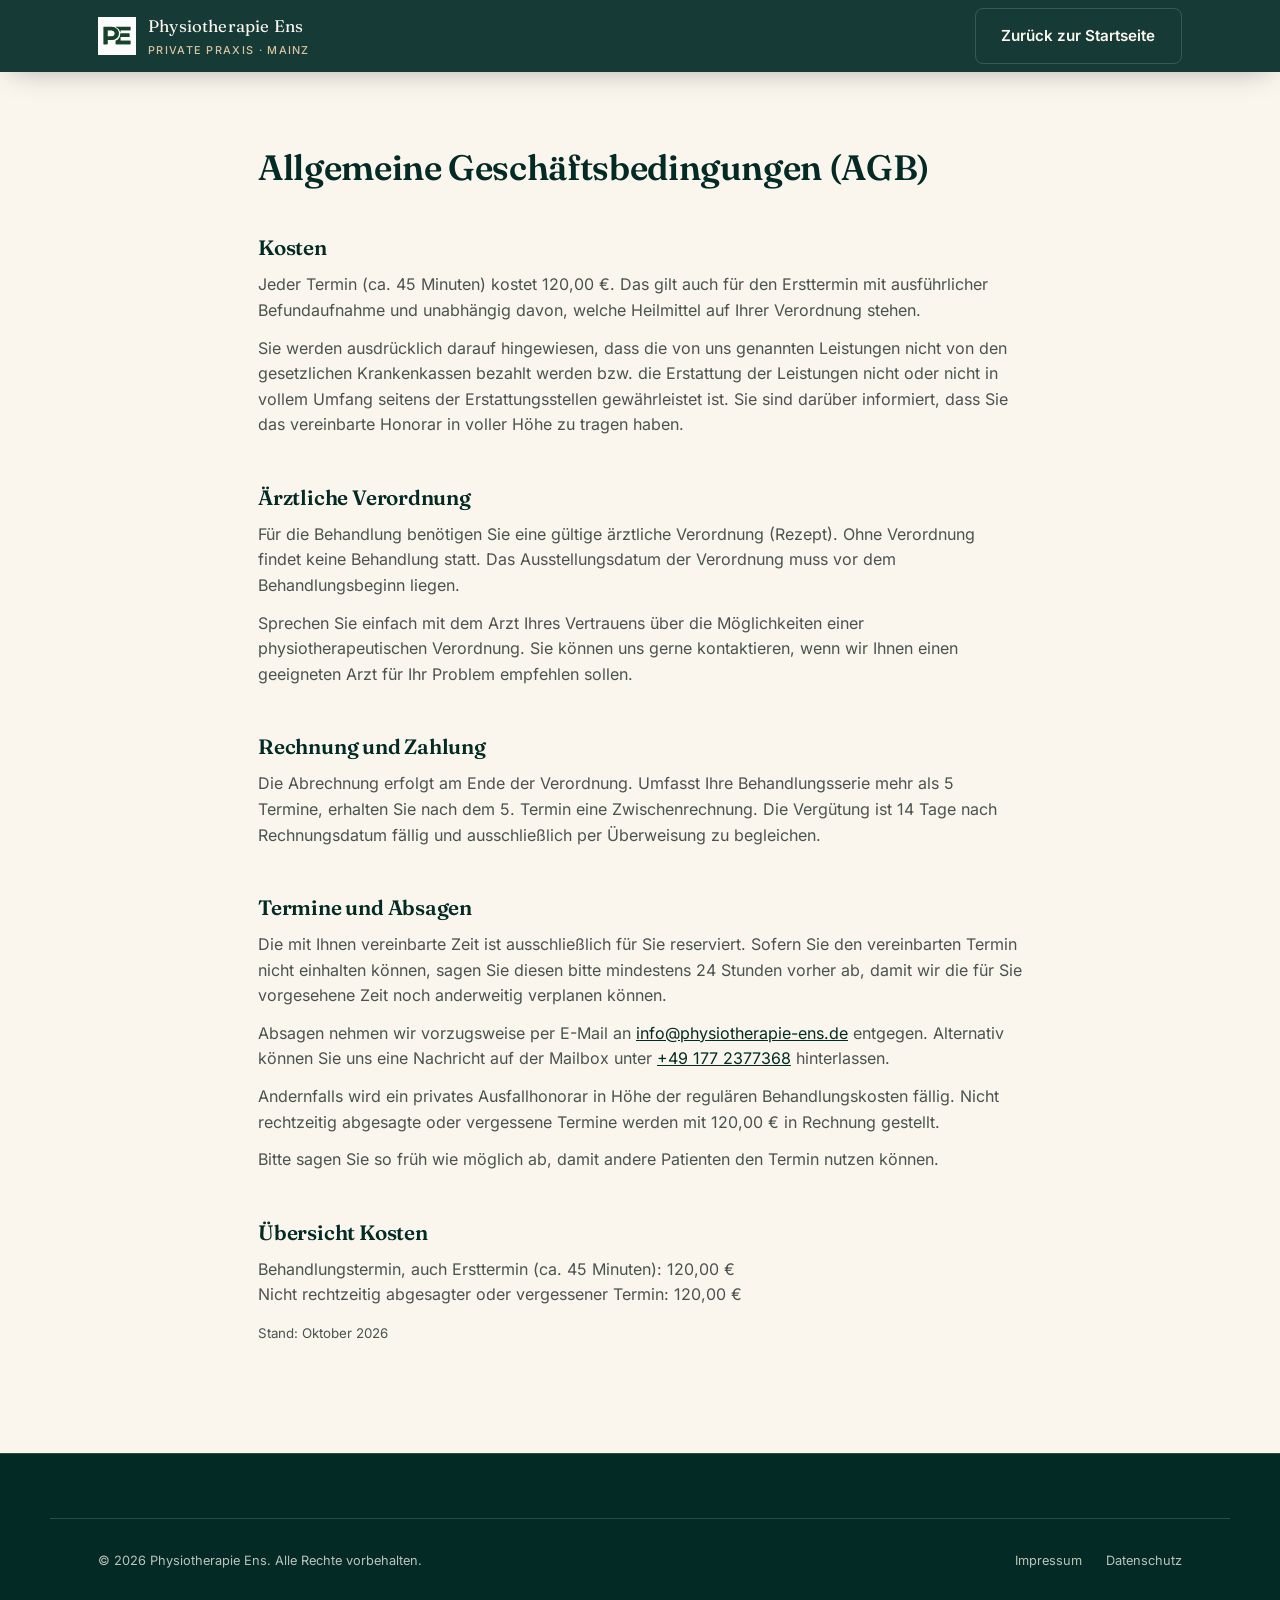
<file: agb.html>
<!DOCTYPE html>
<html lang="de">
<head>
<meta charset="UTF-8">
<meta name="viewport" content="width=device-width, initial-scale=1">
<title>AGB | Physiotherapie Ens</title>
<meta name="robots" content="noindex, nofollow, noarchive">
<link rel="icon" href="assets/img/logo.svg" type="image/svg+xml">
<link rel="stylesheet" href="assets/css/style.css?v=2026-10-28">
</head>
<body>

<header class="site-header is-scrolled">
  <div class="container site-header__inner">
    <a href="index.html" class="brand">
      <img src="assets/img/logo.svg" alt="" class="brand__logo" width="38" height="38">
      <span class="brand__name">Physiotherapie Ens<small>Private Praxis · Mainz</small></span>
    </a>
    <a href="index.html" class="btn btn-outline">Zurück zur Startseite</a>
  </div>
</header>

<main class="legal-page">
  <div class="container">
    <h1>Allgemeine Geschäftsbedingungen (AGB)</h1>

    <h2>Kosten</h2>
    <p>Jeder Termin (ca. 45 Minuten) kostet 120,00 €. Das gilt auch für den Ersttermin mit ausführlicher Befundaufnahme und unabhängig davon, welche Heilmittel auf Ihrer Verordnung stehen.</p>
    <p>Sie werden ausdrücklich darauf hingewiesen, dass die von uns genannten Leistungen nicht von den gesetzlichen Krankenkassen bezahlt werden bzw. die Erstattung der Leistungen nicht oder nicht in vollem Umfang seitens der Erstattungsstellen gewährleistet ist. Sie sind darüber informiert, dass Sie das vereinbarte Honorar in voller Höhe zu tragen haben.</p>

    <h2>Ärztliche Verordnung</h2>
    <p>Für die Behandlung benötigen Sie eine gültige ärztliche Verordnung (Rezept). Ohne Verordnung findet keine Behandlung statt. Das Ausstellungsdatum der Verordnung muss vor dem Behandlungsbeginn liegen.</p>
    <p>Sprechen Sie einfach mit dem Arzt Ihres Vertrauens über die Möglichkeiten einer physiotherapeutischen Verordnung. Sie können uns gerne kontaktieren, wenn wir Ihnen einen geeigneten Arzt für Ihr Problem empfehlen sollen.</p>

    <h2>Rechnung und Zahlung</h2>
    <p>Die Abrechnung erfolgt am Ende der Verordnung. Umfasst Ihre Behandlungsserie mehr als 5 Termine, erhalten Sie nach dem 5. Termin eine Zwischenrechnung. Die Vergütung ist 14 Tage nach Rechnungsdatum fällig und ausschließlich per Überweisung zu begleichen.</p>

    <h2>Termine und Absagen</h2>
    <p>Die mit Ihnen vereinbarte Zeit ist ausschließlich für Sie reserviert. Sofern Sie den vereinbarten Termin nicht einhalten können, sagen Sie diesen bitte mindestens 24 Stunden vorher ab, damit wir die für Sie vorgesehene Zeit noch anderweitig verplanen können.</p>
    <p>Absagen nehmen wir vorzugsweise per E-Mail an <a href="mailto:info@physiotherapie-ens.de">info@physiotherapie-ens.de</a> entgegen. Alternativ können Sie uns eine Nachricht auf der Mailbox unter <a href="tel:+491772377368">+49 177 2377368</a> hinterlassen.</p>
    <p>Andernfalls wird ein privates Ausfallhonorar in Höhe der regulären Behandlungskosten fällig. Nicht rechtzeitig abgesagte oder vergessene Termine werden mit 120,00 € in Rechnung gestellt.</p>
    <p>Bitte sagen Sie so früh wie möglich ab, damit andere Patienten den Termin nutzen können.</p>

    <h2>Übersicht Kosten</h2>
    <p>
      Behandlungstermin, auch Ersttermin (ca. 45 Minuten): 120,00 €<br>
      Nicht rechtzeitig abgesagter oder vergessener Termin: 120,00 €
    </p>

    <p><small>Stand: Oktober 2026</small></p>
  </div>
</main>

<footer class="site-footer">
  <div class="container footer-bottom">
    <span>© 2026 Physiotherapie Ens. Alle Rechte vorbehalten.</span>
    <ul>
      <li><a href="impressum.html">Impressum</a></li>
      <li><a href="datenschutz.html">Datenschutz</a></li>
    </ul>
  </div>
</footer>

</body>
</html>
</file>
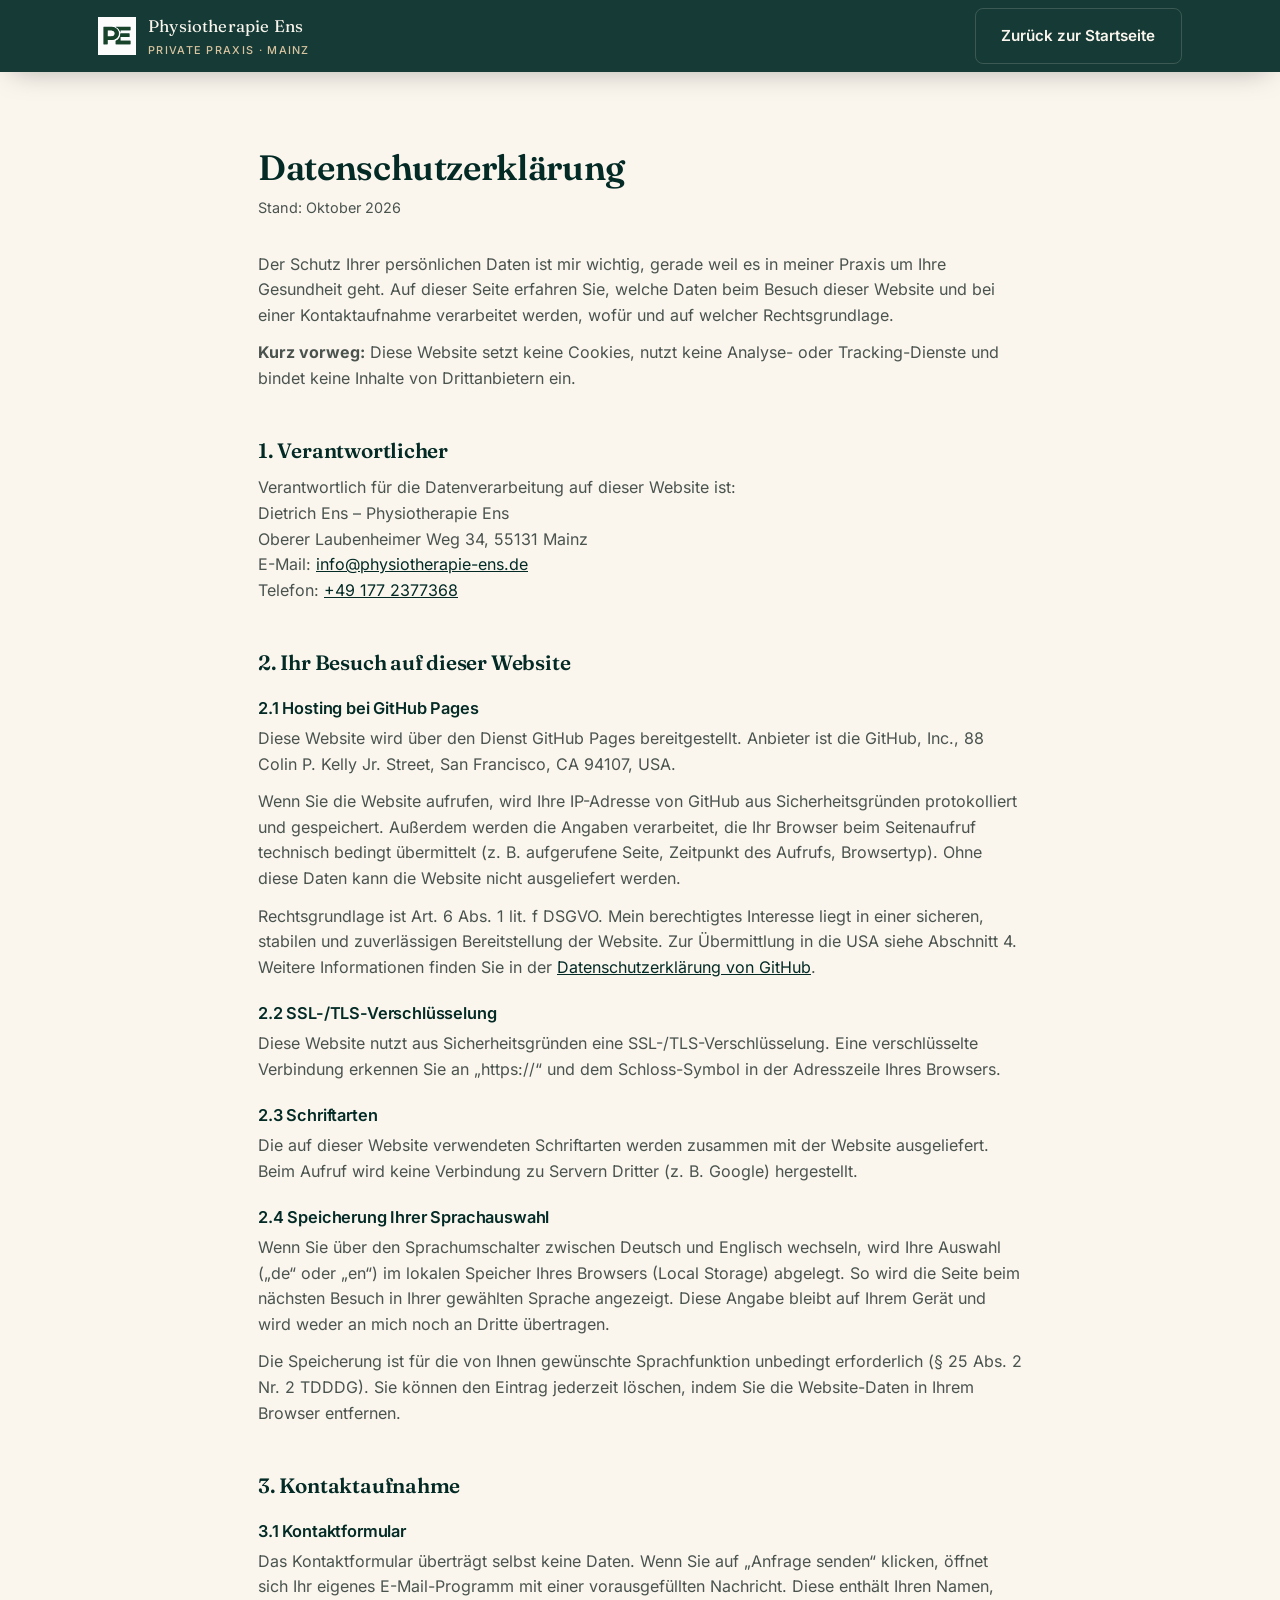
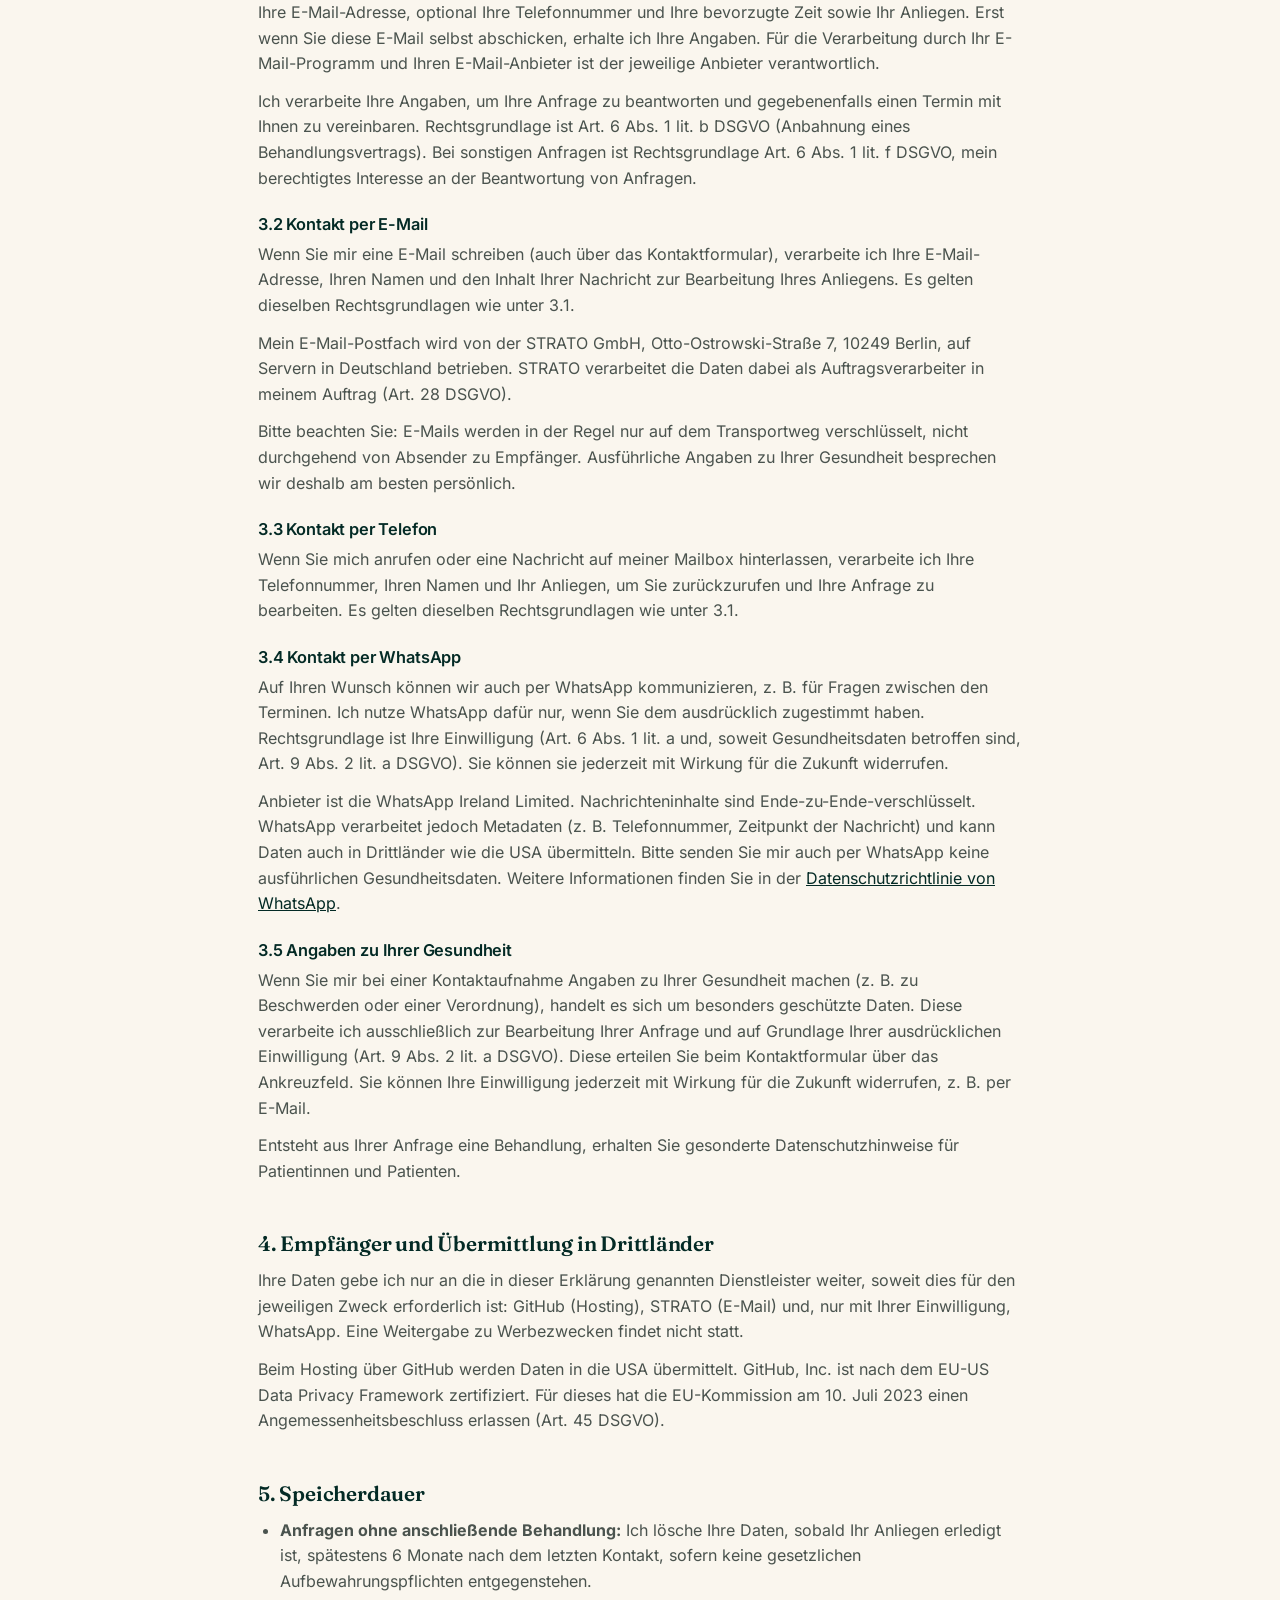
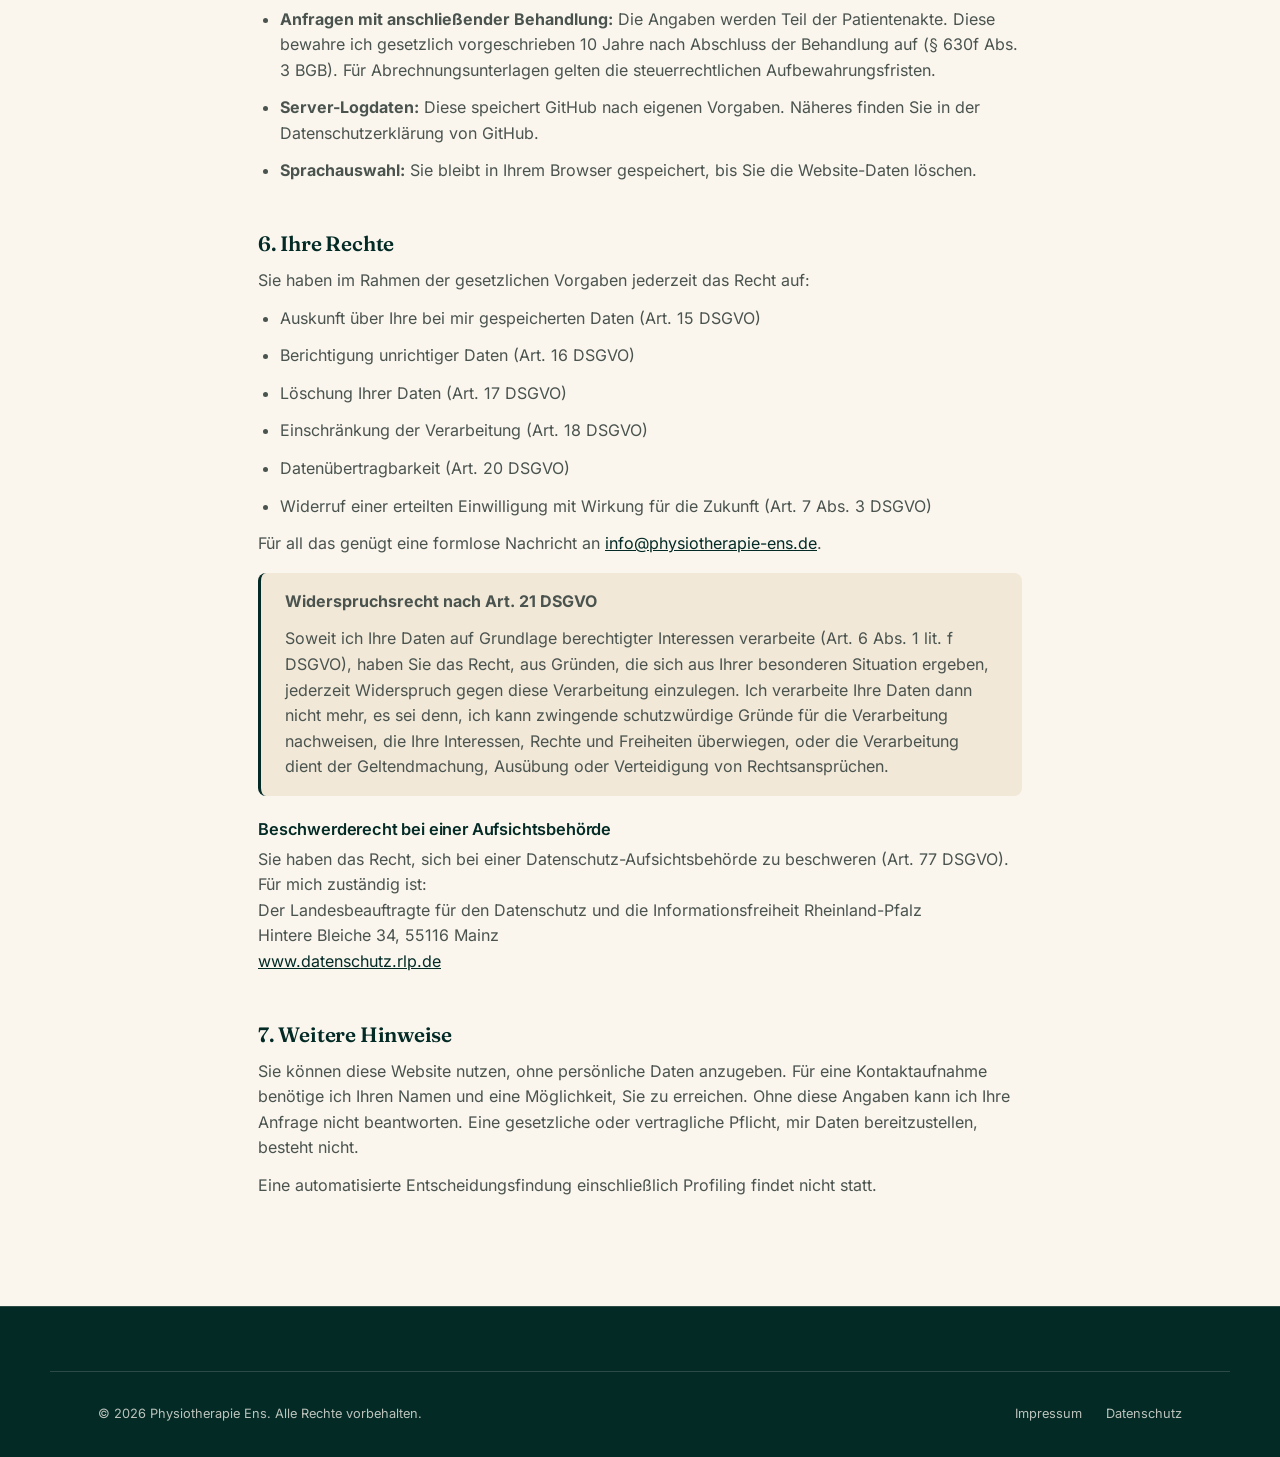
<file: datenschutz.html>
<!DOCTYPE html>
<html lang="de">
<head>
<meta charset="UTF-8">
<meta name="viewport" content="width=device-width, initial-scale=1">
<title>Datenschutzerklärung | Physiotherapie Ens</title>
<meta name="robots" content="noindex">
<link rel="icon" href="assets/img/logo.svg" type="image/svg+xml">
<link rel="stylesheet" href="assets/css/style.css?v=2026-10-28">
</head>
<body>

<header class="site-header is-scrolled">
  <div class="container site-header__inner">
    <a href="index.html" class="brand">
      <img src="assets/img/logo.svg" alt="" class="brand__logo" width="38" height="38">
      <span class="brand__name">Physiotherapie Ens<small>Private Praxis · Mainz</small></span>
    </a>
    <a href="index.html" class="btn btn-outline">Zurück zur Startseite</a>
  </div>
</header>

<main class="legal-page">
  <div class="container">
    <h1>Datenschutzerklärung</h1>
    <p class="legal-meta">Stand: Oktober 2026</p>

    <p>
      Der Schutz Ihrer persönlichen Daten ist mir wichtig, gerade weil es in meiner Praxis um Ihre Gesundheit geht. Auf dieser Seite erfahren Sie, welche Daten beim Besuch dieser Website und bei einer Kontaktaufnahme verarbeitet werden, wofür und auf welcher Rechtsgrundlage.
    </p>
    <p>
      <strong>Kurz vorweg:</strong> Diese Website setzt keine Cookies, nutzt keine Analyse- oder Tracking-Dienste und bindet keine Inhalte von Drittanbietern ein.
    </p>

    <h2>1. Verantwortlicher</h2>
    <p>
      Verantwortlich für die Datenverarbeitung auf dieser Website ist:<br>
      Dietrich Ens – Physiotherapie Ens<br>
      Oberer Laubenheimer Weg 34, 55131 Mainz<br>
      E-Mail: <a href="mailto:info@physiotherapie-ens.de">info@physiotherapie-ens.de</a><br>
      Telefon: <a href="tel:+491772377368">+49 177 2377368</a>
    </p>

    <h2>2. Ihr Besuch auf dieser Website</h2>

    <h3>2.1 Hosting bei GitHub Pages</h3>
    <p>
      Diese Website wird über den Dienst GitHub Pages bereitgestellt. Anbieter ist die GitHub, Inc., 88 Colin P. Kelly Jr. Street, San Francisco, CA 94107, USA.
    </p>
    <p>
      Wenn Sie die Website aufrufen, wird Ihre IP-Adresse von GitHub aus Sicherheitsgründen protokolliert und gespeichert. Außerdem werden die Angaben verarbeitet, die Ihr Browser beim Seitenaufruf technisch bedingt übermittelt (z. B. aufgerufene Seite, Zeitpunkt des Aufrufs, Browsertyp). Ohne diese Daten kann die Website nicht ausgeliefert werden.
    </p>
    <p>
      Rechtsgrundlage ist Art. 6 Abs. 1 lit. f DSGVO. Mein berechtigtes Interesse liegt in einer sicheren, stabilen und zuverlässigen Bereitstellung der Website. Zur Übermittlung in die USA siehe Abschnitt 4. Weitere Informationen finden Sie in der <a href="https://docs.github.com/en/site-policy/privacy-policies/github-general-privacy-statement" target="_blank" rel="noopener">Datenschutzerklärung von GitHub</a>.
    </p>

    <h3>2.2 SSL-/TLS-Verschlüsselung</h3>
    <p>
      Diese Website nutzt aus Sicherheitsgründen eine SSL-/TLS-Verschlüsselung. Eine verschlüsselte Verbindung erkennen Sie an „https://“ und dem Schloss-Symbol in der Adresszeile Ihres Browsers.
    </p>

    <h3>2.3 Schriftarten</h3>
    <p>
      Die auf dieser Website verwendeten Schriftarten werden zusammen mit der Website ausgeliefert. Beim Aufruf wird keine Verbindung zu Servern Dritter (z. B. Google) hergestellt.
    </p>

    <h3>2.4 Speicherung Ihrer Sprachauswahl</h3>
    <p>
      Wenn Sie über den Sprachumschalter zwischen Deutsch und Englisch wechseln, wird Ihre Auswahl („de“ oder „en“) im lokalen Speicher Ihres Browsers (Local Storage) abgelegt. So wird die Seite beim nächsten Besuch in Ihrer gewählten Sprache angezeigt. Diese Angabe bleibt auf Ihrem Gerät und wird weder an mich noch an Dritte übertragen.
    </p>
    <p>
      Die Speicherung ist für die von Ihnen gewünschte Sprachfunktion unbedingt erforderlich (§ 25 Abs. 2 Nr. 2 TDDDG). Sie können den Eintrag jederzeit löschen, indem Sie die Website-Daten in Ihrem Browser entfernen.
    </p>

    <h2>3. Kontaktaufnahme</h2>

    <h3>3.1 Kontaktformular</h3>
    <p>
      Das Kontaktformular überträgt selbst keine Daten. Wenn Sie auf „Anfrage senden“ klicken, öffnet sich Ihr eigenes E-Mail-Programm mit einer vorausgefüllten Nachricht. Diese enthält Ihren Namen, Ihre E-Mail-Adresse, optional Ihre Telefonnummer und Ihre bevorzugte Zeit sowie Ihr Anliegen. Erst wenn Sie diese E-Mail selbst abschicken, erhalte ich Ihre Angaben. Für die Verarbeitung durch Ihr E-Mail-Programm und Ihren E-Mail-Anbieter ist der jeweilige Anbieter verantwortlich.
    </p>
    <p>
      Ich verarbeite Ihre Angaben, um Ihre Anfrage zu beantworten und gegebenenfalls einen Termin mit Ihnen zu vereinbaren. Rechtsgrundlage ist Art. 6 Abs. 1 lit. b DSGVO (Anbahnung eines Behandlungsvertrags). Bei sonstigen Anfragen ist Rechtsgrundlage Art. 6 Abs. 1 lit. f DSGVO, mein berechtigtes Interesse an der Beantwortung von Anfragen.
    </p>

    <h3>3.2 Kontakt per E-Mail</h3>
    <p>
      Wenn Sie mir eine E-Mail schreiben (auch über das Kontaktformular), verarbeite ich Ihre E-Mail-Adresse, Ihren Namen und den Inhalt Ihrer Nachricht zur Bearbeitung Ihres Anliegens. Es gelten dieselben Rechtsgrundlagen wie unter 3.1.
    </p>
    <p>
      Mein E-Mail-Postfach wird von der STRATO GmbH, Otto-Ostrowski-Straße 7, 10249 Berlin, auf Servern in Deutschland betrieben. STRATO verarbeitet die Daten dabei als Auftragsverarbeiter in meinem Auftrag (Art. 28 DSGVO).
    </p>
    <p>
      Bitte beachten Sie: E-Mails werden in der Regel nur auf dem Transportweg verschlüsselt, nicht durchgehend von Absender zu Empfänger. Ausführliche Angaben zu Ihrer Gesundheit besprechen wir deshalb am besten persönlich.
    </p>

    <h3>3.3 Kontakt per Telefon</h3>
    <p>
      Wenn Sie mich anrufen oder eine Nachricht auf meiner Mailbox hinterlassen, verarbeite ich Ihre Telefonnummer, Ihren Namen und Ihr Anliegen, um Sie zurückzurufen und Ihre Anfrage zu bearbeiten. Es gelten dieselben Rechtsgrundlagen wie unter 3.1.
    </p>

    <h3>3.4 Kontakt per WhatsApp</h3>
    <p>
      Auf Ihren Wunsch können wir auch per WhatsApp kommunizieren, z. B. für Fragen zwischen den Terminen. Ich nutze WhatsApp dafür nur, wenn Sie dem ausdrücklich zugestimmt haben. Rechtsgrundlage ist Ihre Einwilligung (Art. 6 Abs. 1 lit. a und, soweit Gesundheitsdaten betroffen sind, Art. 9 Abs. 2 lit. a DSGVO). Sie können sie jederzeit mit Wirkung für die Zukunft widerrufen.
    </p>
    <p>
      Anbieter ist die WhatsApp Ireland Limited. Nachrichteninhalte sind Ende-zu-Ende-verschlüsselt. WhatsApp verarbeitet jedoch Metadaten (z. B. Telefonnummer, Zeitpunkt der Nachricht) und kann Daten auch in Drittländer wie die USA übermitteln. Bitte senden Sie mir auch per WhatsApp keine ausführlichen Gesundheitsdaten. Weitere Informationen finden Sie in der <a href="https://www.whatsapp.com/legal/privacy-policy-eea" target="_blank" rel="noopener">Datenschutzrichtlinie von WhatsApp</a>.
    </p>

    <h3>3.5 Angaben zu Ihrer Gesundheit</h3>
    <p>
      Wenn Sie mir bei einer Kontaktaufnahme Angaben zu Ihrer Gesundheit machen (z. B. zu Beschwerden oder einer Verordnung), handelt es sich um besonders geschützte Daten. Diese verarbeite ich ausschließlich zur Bearbeitung Ihrer Anfrage und auf Grundlage Ihrer ausdrücklichen Einwilligung (Art. 9 Abs. 2 lit. a DSGVO). Diese erteilen Sie beim Kontaktformular über das Ankreuzfeld. Sie können Ihre Einwilligung jederzeit mit Wirkung für die Zukunft widerrufen, z. B. per E-Mail.
    </p>
    <p>
      Entsteht aus Ihrer Anfrage eine Behandlung, erhalten Sie gesonderte Datenschutzhinweise für Patientinnen und Patienten.
    </p>

    <h2>4. Empfänger und Übermittlung in Drittländer</h2>
    <p>
      Ihre Daten gebe ich nur an die in dieser Erklärung genannten Dienstleister weiter, soweit dies für den jeweiligen Zweck erforderlich ist: GitHub (Hosting), STRATO (E-Mail) und, nur mit Ihrer Einwilligung, WhatsApp. Eine Weitergabe zu Werbezwecken findet nicht statt.
    </p>
    <p>
      Beim Hosting über GitHub werden Daten in die USA übermittelt. GitHub, Inc. ist nach dem EU-US Data Privacy Framework zertifiziert. Für dieses hat die EU-Kommission am 10. Juli 2023 einen Angemessenheitsbeschluss erlassen (Art. 45 DSGVO).
    </p>

    <h2>5. Speicherdauer</h2>
    <ul>
      <li><strong>Anfragen ohne anschließende Behandlung:</strong> Ich lösche Ihre Daten, sobald Ihr Anliegen erledigt ist, spätestens 6 Monate nach dem letzten Kontakt, sofern keine gesetzlichen Aufbewahrungspflichten entgegenstehen.</li>
      <li><strong>Anfragen mit anschließender Behandlung:</strong> Die Angaben werden Teil der Patientenakte. Diese bewahre ich gesetzlich vorgeschrieben 10 Jahre nach Abschluss der Behandlung auf (§ 630f Abs. 3 BGB). Für Abrechnungsunterlagen gelten die steuerrechtlichen Aufbewahrungsfristen.</li>
      <li><strong>Server-Logdaten:</strong> Diese speichert GitHub nach eigenen Vorgaben. Näheres finden Sie in der Datenschutzerklärung von GitHub.</li>
      <li><strong>Sprachauswahl:</strong> Sie bleibt in Ihrem Browser gespeichert, bis Sie die Website-Daten löschen.</li>
    </ul>

    <h2>6. Ihre Rechte</h2>
    <p>Sie haben im Rahmen der gesetzlichen Vorgaben jederzeit das Recht auf:</p>
    <ul>
      <li>Auskunft über Ihre bei mir gespeicherten Daten (Art. 15 DSGVO)</li>
      <li>Berichtigung unrichtiger Daten (Art. 16 DSGVO)</li>
      <li>Löschung Ihrer Daten (Art. 17 DSGVO)</li>
      <li>Einschränkung der Verarbeitung (Art. 18 DSGVO)</li>
      <li>Datenübertragbarkeit (Art. 20 DSGVO)</li>
      <li>Widerruf einer erteilten Einwilligung mit Wirkung für die Zukunft (Art. 7 Abs. 3 DSGVO)</li>
    </ul>
    <p>
      Für all das genügt eine formlose Nachricht an <a href="mailto:info@physiotherapie-ens.de">info@physiotherapie-ens.de</a>.
    </p>

    <div class="legal-highlight">
      <p><strong>Widerspruchsrecht nach Art. 21 DSGVO</strong></p>
      <p>
        Soweit ich Ihre Daten auf Grundlage berechtigter Interessen verarbeite (Art. 6 Abs. 1 lit. f DSGVO), haben Sie das Recht, aus Gründen, die sich aus Ihrer besonderen Situation ergeben, jederzeit Widerspruch gegen diese Verarbeitung einzulegen. Ich verarbeite Ihre Daten dann nicht mehr, es sei denn, ich kann zwingende schutzwürdige Gründe für die Verarbeitung nachweisen, die Ihre Interessen, Rechte und Freiheiten überwiegen, oder die Verarbeitung dient der Geltendmachung, Ausübung oder Verteidigung von Rechtsansprüchen.
      </p>
    </div>

    <h3>Beschwerderecht bei einer Aufsichtsbehörde</h3>
    <p>
      Sie haben das Recht, sich bei einer Datenschutz-Aufsichtsbehörde zu beschweren (Art. 77 DSGVO). Für mich zuständig ist:<br>
      Der Landesbeauftragte für den Datenschutz und die Informationsfreiheit Rheinland-Pfalz<br>
      Hintere Bleiche 34, 55116 Mainz<br>
      <a href="https://www.datenschutz.rlp.de" target="_blank" rel="noopener">www.datenschutz.rlp.de</a>
    </p>

    <h2>7. Weitere Hinweise</h2>
    <p>
      Sie können diese Website nutzen, ohne persönliche Daten anzugeben. Für eine Kontaktaufnahme benötige ich Ihren Namen und eine Möglichkeit, Sie zu erreichen. Ohne diese Angaben kann ich Ihre Anfrage nicht beantworten. Eine gesetzliche oder vertragliche Pflicht, mir Daten bereitzustellen, besteht nicht.
    </p>
    <p>
      Eine automatisierte Entscheidungsfindung einschließlich Profiling findet nicht statt.
    </p>
  </div>
</main>

<footer class="site-footer">
  <div class="container footer-bottom">
    <span>© 2026 Physiotherapie Ens. Alle Rechte vorbehalten.</span>
    <ul>
      <li><a href="impressum.html">Impressum</a></li>
      <li><a href="datenschutz.html">Datenschutz</a></li>
    </ul>
  </div>
</footer>

</body>
</html>
</file>
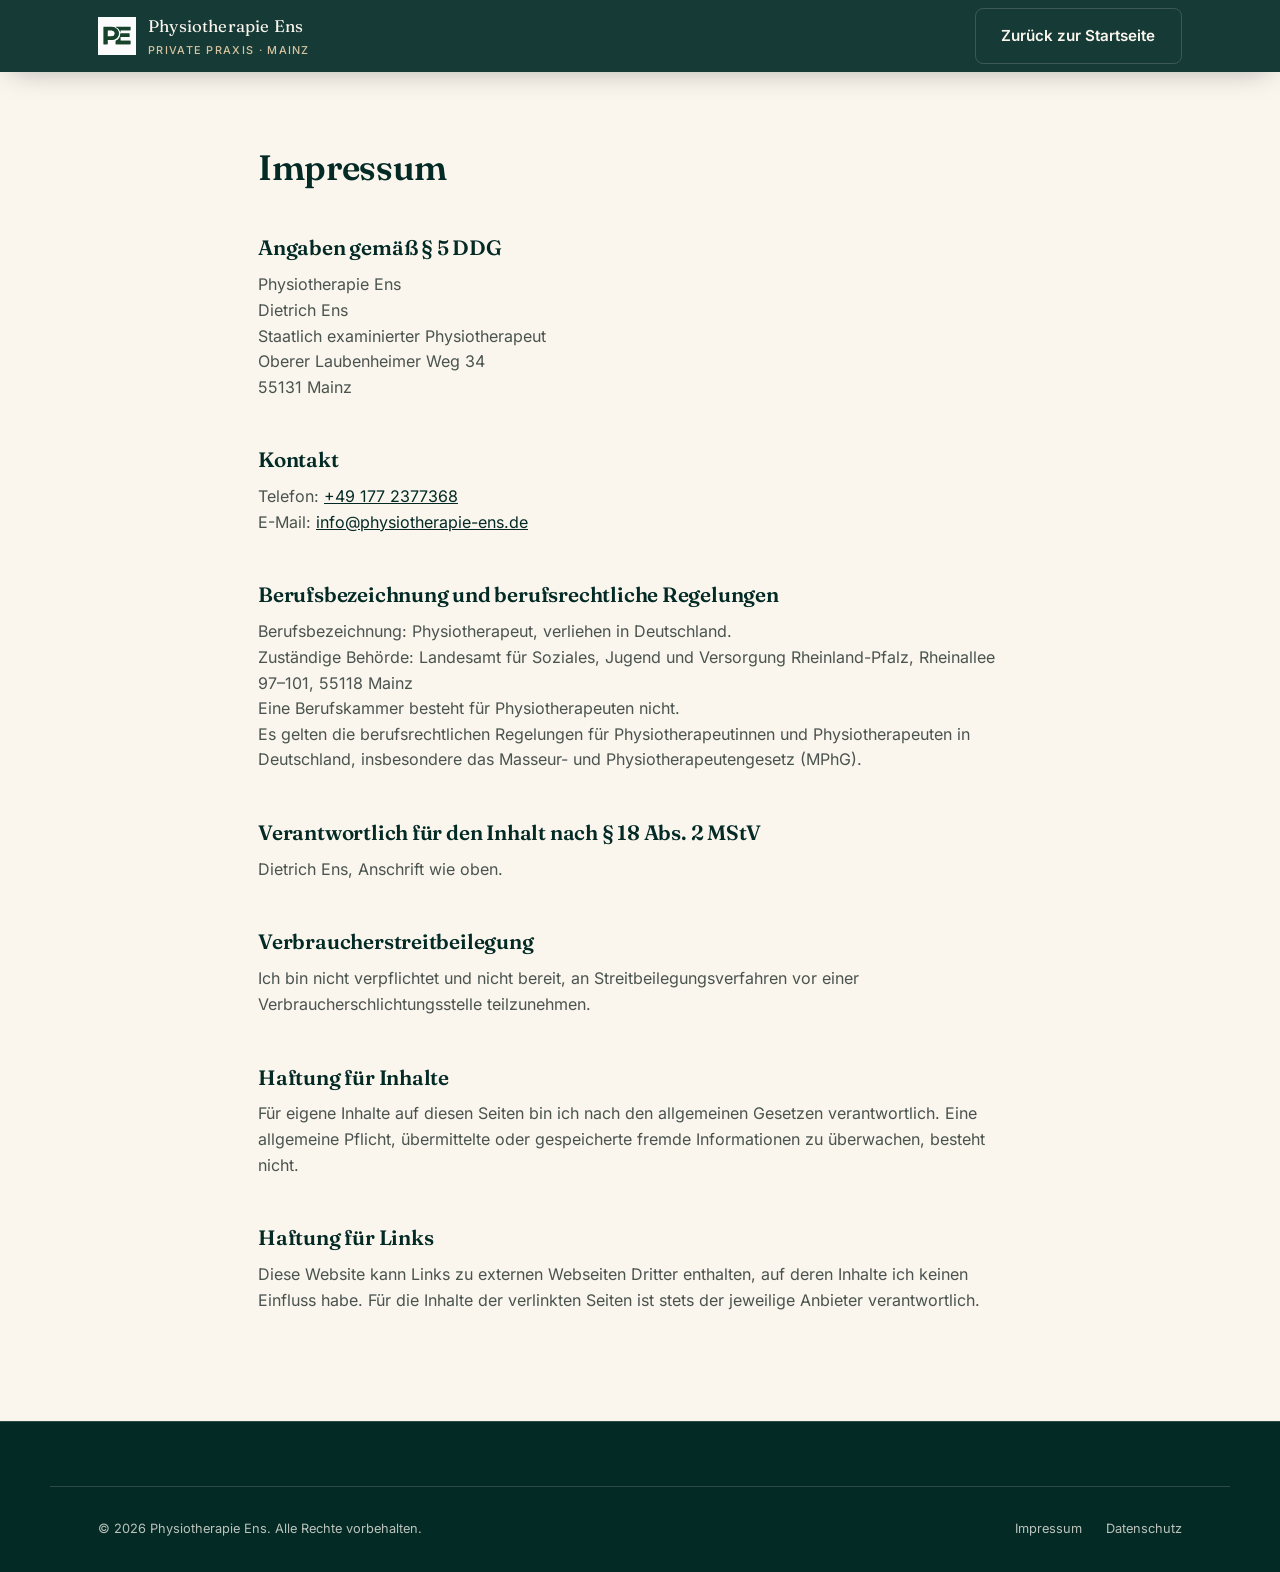
<file: impressum.html>
<!DOCTYPE html>
<html lang="de">
<head>
<meta charset="UTF-8">
<meta name="viewport" content="width=device-width, initial-scale=1">
<title>Impressum | Physiotherapie Ens</title>
<meta name="robots" content="noindex">
<link rel="icon" href="assets/img/logo.svg" type="image/svg+xml">
<link rel="stylesheet" href="assets/css/style.css?v=2026-10-28">
</head>
<body>

<header class="site-header is-scrolled">
  <div class="container site-header__inner">
    <a href="index.html" class="brand">
      <img src="assets/img/logo.svg" alt="" class="brand__logo" width="38" height="38">
      <span class="brand__name">Physiotherapie Ens<small>Private Praxis · Mainz</small></span>
    </a>
    <a href="index.html" class="btn btn-outline">Zurück zur Startseite</a>
  </div>
</header>

<main class="legal-page">
  <div class="container">
    <h1>Impressum</h1>


    <h2>Angaben gemäß § 5 DDG</h2>
    <p>
      Physiotherapie Ens<br>
      Dietrich Ens<br>
      Staatlich examinierter Physiotherapeut<br>
      Oberer Laubenheimer Weg 34<br>
      55131 Mainz
    </p>

    <h2>Kontakt</h2>
    <p>
      Telefon: <a href="tel:+491772377368">+49 177 2377368</a><br>
      E-Mail: <a href="mailto:info@physiotherapie-ens.de">info@physiotherapie-ens.de</a>
    </p>

    <h2>Berufsbezeichnung und berufsrechtliche Regelungen</h2>
    <p>
      Berufsbezeichnung: Physiotherapeut, verliehen in Deutschland.<br>
      Zuständige Behörde: Landesamt für Soziales, Jugend und Versorgung Rheinland-Pfalz, Rheinallee 97–101, 55118 Mainz<br>
      Eine Berufskammer besteht für Physiotherapeuten nicht.<br>
      Es gelten die berufsrechtlichen Regelungen für Physiotherapeutinnen und Physiotherapeuten in Deutschland, insbesondere das Masseur- und Physiotherapeutengesetz (MPhG).
    </p>


    <h2>Verantwortlich für den Inhalt nach § 18 Abs. 2 MStV</h2>
    <p>Dietrich Ens, Anschrift wie oben.</p>

    <h2>Verbraucherstreitbeilegung</h2>
    <p>
      Ich bin nicht verpflichtet und nicht bereit, an Streitbeilegungsverfahren vor einer Verbraucherschlichtungsstelle teilzunehmen.
    </p>

    <h2>Haftung für Inhalte</h2>
    <p>
      Für eigene Inhalte auf diesen Seiten bin ich nach den allgemeinen Gesetzen verantwortlich. Eine allgemeine Pflicht, übermittelte oder gespeicherte fremde Informationen zu überwachen, besteht nicht.
    </p>

    <h2>Haftung für Links</h2>
    <p>
      Diese Website kann Links zu externen Webseiten Dritter enthalten, auf deren Inhalte ich keinen Einfluss habe. Für die Inhalte der verlinkten Seiten ist stets der jeweilige Anbieter verantwortlich.
    </p>
  </div>
</main>

<footer class="site-footer">
  <div class="container footer-bottom">
    <span>© 2026 Physiotherapie Ens. Alle Rechte vorbehalten.</span>
    <ul>
      <li><a href="impressum.html">Impressum</a></li>
      <li><a href="datenschutz.html">Datenschutz</a></li>
    </ul>
  </div>
</footer>

</body>
</html>
</file>
<file: assets/css/style.css>
/* ==========================================================================
   Physiotherapie Ens — Stylesheet
   Design tokens are centralized below for easy theming/handoff.
   ========================================================================== */

/* --------------------------------------------------------------------------
   Schriften — lokal ausgeliefert (keine Verbindung zu Google-Servern).
   Fraunces & Inter, SIL Open Font License 1.1 (siehe assets/fonts/OFL-*.txt)
   -------------------------------------------------------------------------- */
@font-face {
  font-family: "Fraunces";
  font-style: normal;
  font-display: swap;
  font-weight: 100 900;
  src: url("../fonts/fraunces-latin-ext-opsz-normal.woff2") format("woff2");
  unicode-range: U+0100-02BA, U+02BD-02C5, U+02C7-02CC, U+02CE-02D7, U+02DD-02FF, U+0304, U+0308, U+0329, U+1D00-1DBF, U+1E00-1E9F, U+1EF2-1EFF, U+2020, U+20A0-20AB, U+20AD-20C0, U+2113, U+2C60-2C7F, U+A720-A7FF;
}
@font-face {
  font-family: "Fraunces";
  font-style: normal;
  font-display: swap;
  font-weight: 100 900;
  src: url("../fonts/fraunces-latin-opsz-normal.woff2") format("woff2");
  unicode-range: U+0000-00FF, U+0131, U+0152-0153, U+02BB-02BC, U+02C6, U+02DA, U+02DC, U+0304, U+0308, U+0329, U+2000-206F, U+20AC, U+2122, U+2191, U+2193, U+2212, U+2215, U+FEFF, U+FFFD;
}
@font-face {
  font-family: "Inter";
  font-style: normal;
  font-display: swap;
  font-weight: 100 900;
  src: url("../fonts/inter-latin-ext-wght-normal.woff2") format("woff2");
  unicode-range: U+0100-02BA, U+02BD-02C5, U+02C7-02CC, U+02CE-02D7, U+02DD-02FF, U+0304, U+0308, U+0329, U+1D00-1DBF, U+1E00-1E9F, U+1EF2-1EFF, U+2020, U+20A0-20AB, U+20AD-20C0, U+2113, U+2C60-2C7F, U+A720-A7FF;
}
@font-face {
  font-family: "Inter";
  font-style: normal;
  font-display: swap;
  font-weight: 100 900;
  src: url("../fonts/inter-latin-wght-normal.woff2") format("woff2");
  unicode-range: U+0000-00FF, U+0131, U+0152-0153, U+02BB-02BC, U+02C6, U+02DA, U+02DC, U+0304, U+0308, U+0329, U+2000-206F, U+20AC, U+2122, U+2191, U+2193, U+2212, U+2215, U+FEFF, U+FFFD;
}

:root {
  /* Brand colors */
  --c-primary: #032A25;
  --c-primary-soft: #0E453D;
  --c-primary-tint: #E7EEEC;
  --c-cream: #FAF6EE;
  --c-sand: #F1E8D8;
  --c-ink: #1E2320;
  --c-ink-soft: #4A534E;
  --c-gold: #B08D57;
  --c-gold-soft: #D8C4A0;
  --c-white: #FFFFFF;
  --c-line: rgba(3, 42, 37, 0.12);
  --c-line-dark: rgba(250, 246, 238, 0.16);
  --c-shadow: rgba(3, 42, 37, 0.14);

  /* Typography */
  --font-display: "Fraunces", "Georgia", serif;
  --font-body: "Inter", -apple-system, BlinkMacSystemFont, "Segoe UI", sans-serif;

  /* Spacing scale (4px base) */
  --sp-1: 0.25rem;
  --sp-2: 0.5rem;
  --sp-3: 0.75rem;
  --sp-4: 1rem;
  --sp-5: 1.5rem;
  --sp-6: 2rem;
  --sp-7: 3rem;
  --sp-8: 4rem;
  --sp-9: 6rem;
  --sp-10: 8rem;

  /* Radius */
  --r-sm: 8px;
  --r-md: 16px;
  --r-lg: 24px;
  --r-pill: 999px;

  /* Motion */
  --ease-out: cubic-bezier(0.16, 1, 0.3, 1);
  --ease-in-out: cubic-bezier(0.65, 0, 0.35, 1);
  --dur-fast: 180ms;
  --dur-base: 320ms;
  --dur-slow: 600ms;

  --header-h: 84px;
}

/* ---- Reset ---- */
*, *::before, *::after { box-sizing: border-box; }
* { margin: 0; padding: 0; }
html {
  scroll-behavior: smooth;
  -webkit-text-size-adjust: 100%;
}
html, body { min-height: 100vh; min-height: 100dvh; }
body {
  font-family: var(--font-body);
  color: var(--c-ink);
  background: var(--c-cream);
  line-height: 1.6;
  font-size: 16px;
  -webkit-font-smoothing: antialiased;
}
img, video { max-width: 100%; display: block; }
a { color: inherit; text-decoration: none; }
ul, ol { list-style: none; }
button, input, textarea, select { font: inherit; color: inherit; }
button { cursor: pointer; background: none; border: none; }
h1, h2, h3, h4 { font-family: var(--font-display); font-weight: 600; line-height: 1.15; letter-spacing: -0.01em; }

@media (prefers-reduced-motion: reduce) {
  html { scroll-behavior: auto; }
  *, *::before, *::after {
    animation-duration: 0.001ms !important;
    animation-iteration-count: 1 !important;
    transition-duration: 0.001ms !important;
    scroll-behavior: auto !important;
  }
}

/* ---- Layout helpers ---- */
.container {
  width: 100%;
  max-width: 1180px;
  margin-inline: auto;
  padding-inline: var(--sp-5);
}
@media (min-width: 768px) {
  .container { padding-inline: var(--sp-7); }
}

.section { padding-block: var(--sp-9); }
.section--tight { padding-block: var(--sp-8); }
.section--dark { background: var(--c-primary); color: var(--c-cream); }
.section--sand { background: var(--c-sand); }

.section-head {
  max-width: 640px;
  margin-bottom: var(--sp-7);
}
.section-head--center { margin-inline: auto; text-align: center; }

.kicker {
  display: inline-flex;
  align-items: center;
  gap: var(--sp-2);
  font-size: 0.78rem;
  font-weight: 600;
  letter-spacing: 0.14em;
  text-transform: uppercase;
  color: var(--c-gold);
  margin-bottom: var(--sp-3);
}
.kicker::before {
  content: "";
  width: 22px;
  height: 1px;
  background: var(--c-gold);
}

.section-title {
  font-size: clamp(1.75rem, 1.4rem + 1.6vw, 2.75rem);
  color: var(--c-primary);
  margin-bottom: var(--sp-4);
}
.section--dark .section-title { color: var(--c-cream); }

.section-lede {
  color: var(--c-ink-soft);
  font-size: 1.05rem;
  max-width: 60ch;
}
.section--dark .section-lede { color: rgba(250, 246, 238, 0.78); }

.eyebrow-divider {
  width: 46px;
  height: 2px;
  background: var(--c-gold);
  border-radius: var(--r-pill);
  margin-block: var(--sp-4);
}

/* ---- Buttons ---- */
.btn {
  display: inline-flex;
  align-items: center;
  justify-content: center;
  gap: var(--sp-2);
  padding: 0.9rem 1.6rem;
  border-radius: var(--r-sm);
  font-weight: 600;
  font-size: 0.95rem;
  white-space: nowrap;
  transition: transform var(--dur-fast) var(--ease-out),
              background-color var(--dur-fast) var(--ease-out),
              box-shadow var(--dur-fast) var(--ease-out),
              border-color var(--dur-fast) var(--ease-out),
              color var(--dur-fast) var(--ease-out);
}
.btn:active { transform: translateY(1px); }

.btn-primary {
  background: var(--c-gold);
  color: var(--c-primary);
}
.btn-primary:hover {
  background: var(--c-gold-soft);
  box-shadow: 0 10px 24px -8px rgba(176, 141, 87, 0.55);
}

.btn-outline {
  background: transparent;
  border: 1.5px solid var(--c-line-dark);
  color: var(--c-cream);
}
.btn-outline:hover {
  border-color: var(--c-gold);
  color: var(--c-gold-soft);
}

.btn-dark {
  background: var(--c-primary);
  color: var(--c-cream);
}
.btn-dark:hover { background: var(--c-primary-soft); }

.btn-ghost {
  background: transparent;
  border: 1.5px solid var(--c-line);
  color: var(--c-primary);
}
.btn-ghost:hover { border-color: var(--c-gold); background: rgba(176, 141, 87, 0.08); }

.btn[disabled] {
  opacity: 0.5;
  cursor: not-allowed;
  pointer-events: none;
}

.btn:focus-visible,
a:focus-visible,
button:focus-visible,
input:focus-visible,
textarea:focus-visible,
summary:focus-visible {
  outline: 2px solid var(--c-gold);
  outline-offset: 3px;
  border-radius: 4px;
}

/* Skip link */
.skip-link {
  position: absolute;
  left: -9999px;
  top: 0;
  background: var(--c-gold);
  color: var(--c-primary);
  padding: 0.75rem 1.25rem;
  z-index: 200;
  border-radius: 0 0 var(--r-sm) 0;
  font-weight: 600;
}
.skip-link:focus { left: 0; }

/* ---- Header ---- */
.site-header {
  position: fixed;
  inset: 0 0 auto 0;
  height: var(--header-h);
  z-index: 100;
  display: flex;
  align-items: center;
  background: transparent;
  transition: background-color var(--dur-base) var(--ease-out),
              box-shadow var(--dur-base) var(--ease-out),
              height var(--dur-base) var(--ease-out);
}
.site-header.is-scrolled {
  background: rgba(3, 42, 37, 0.92);
  backdrop-filter: blur(10px);
  box-shadow: 0 8px 30px -12px rgba(0,0,0,0.35);
  height: 72px;
}
.site-header__inner {
  width: 100%;
  display: flex;
  align-items: center;
  justify-content: space-between;
  gap: var(--sp-5);
}
.brand {
  display: flex;
  align-items: center;
  gap: var(--sp-3);
}
.brand__logo { height: 38px; width: auto; }
.brand__name {
  font-family: var(--font-display);
  font-size: 1.05rem;
  color: var(--c-cream);
  letter-spacing: 0.01em;
  white-space: nowrap;
}
.brand__name small {
  display: block;
  font-family: var(--font-body);
  font-size: 0.68rem;
  font-weight: 500;
  letter-spacing: 0.12em;
  text-transform: uppercase;
  color: var(--c-gold-soft);
  margin-top: 2px;
  white-space: nowrap;
}

@media (max-width: 480px) {
  .brand__name { font-size: 0.85rem; white-space: nowrap; }
  .brand__name small { display: none; }
  .brand__logo { height: 30px; }
  .header-actions { gap: var(--sp-2); }
  /* Rechtliche Seiten: "Zurück"-Button im Header kompakter, damit nichts übersteht */
  .site-header__inner { gap: var(--sp-3); }
  .site-header__inner > .btn { padding: 0.6rem 0.9rem; font-size: 0.85rem; white-space: nowrap; }
}

.main-nav { display: none; }
@media (min-width: 1024px) {
  .main-nav {
    display: flex;
    align-items: center;
    gap: var(--sp-6);
  }
  .main-nav a {
    position: relative;
    color: rgba(250, 246, 238, 0.86);
    font-size: 0.92rem;
    font-weight: 500;
    padding-block: var(--sp-2);
  }
  .main-nav a::after {
    content: "";
    position: absolute;
    left: 0; right: 0; bottom: 0;
    height: 1.5px;
    background: var(--c-gold);
    transform: scaleX(0);
    transform-origin: left;
    transition: transform var(--dur-base) var(--ease-out);
  }
  .main-nav a:hover { color: var(--c-cream); }
  .main-nav a:hover::after { transform: scaleX(1); }
}

.header-actions {
  display: flex;
  align-items: center;
  gap: var(--sp-4);
}

.lang-toggle {
  display: flex;
  align-items: center;
  border: 1px solid var(--c-line-dark);
  border-radius: var(--r-pill);
  padding: 3px;
  gap: 2px;
}
.lang-toggle button {
  padding: 0.3rem 0.65rem;
  border-radius: var(--r-pill);
  font-size: 0.76rem;
  font-weight: 700;
  letter-spacing: 0.04em;
  color: rgba(250, 246, 238, 0.65);
  transition: background-color var(--dur-fast) var(--ease-out), color var(--dur-fast) var(--ease-out);
}
.lang-toggle button[aria-pressed="true"] {
  background: var(--c-gold);
  color: var(--c-primary);
}

.nav-cta { display: none; }
@media (min-width: 1024px) { .nav-cta { display: inline-flex; } }

.nav-toggle {
  display: inline-flex;
  align-items: center;
  justify-content: center;
  width: 42px;
  height: 42px;
  color: var(--c-cream);
}
@media (min-width: 1024px) { .nav-toggle { display: none; } }
.nav-toggle svg { width: 24px; height: 24px; }
.nav-toggle .icon-close { display: none; }
.nav-toggle[aria-expanded="true"] .icon-open { display: none; }
.nav-toggle[aria-expanded="true"] .icon-close { display: block; }

/* Mobile nav panel */
.mobile-nav {
  position: fixed;
  inset: 0;
  z-index: 90;
  background: var(--c-primary);
  padding: calc(var(--header-h) + var(--sp-6)) var(--sp-6) var(--sp-6);
  display: flex;
  flex-direction: column;
  gap: var(--sp-5);
  transform: translateY(-100%);
  opacity: 0;
  visibility: hidden;
  transition: transform var(--dur-slow) var(--ease-in-out), opacity var(--dur-slow) var(--ease-in-out), visibility 0s linear var(--dur-slow);
}
.mobile-nav.is-open {
  transform: translateY(0);
  opacity: 1;
  visibility: visible;
  transition: transform var(--dur-slow) var(--ease-in-out), opacity var(--dur-slow) var(--ease-in-out), visibility 0s;
}
.mobile-nav a {
  font-family: var(--font-display);
  font-size: 1.5rem;
  color: var(--c-cream);
  padding-block: var(--sp-2);
  border-bottom: 1px solid var(--c-line-dark);
}
@media (min-width: 1024px) { .mobile-nav { display: none; } }

/* ---- Hero ---- */
.hero {
  position: relative;
  min-height: 100vh;
  min-height: 100dvh;
  display: flex;
  align-items: flex-end;
  overflow: hidden;
  color: var(--c-cream);
  isolation: isolate;
}
.hero__media {
  position: absolute;
  inset: 0;
  z-index: -2;
  background: var(--c-primary);
}
.hero__media video { pointer-events: none; }
.hero__media video::-webkit-media-controls,
.hero__media video::-webkit-media-controls-start-playback-button { display: none !important; -webkit-appearance: none; }
.hero__media video,
.hero__media img {
  width: 100%;
  height: 100%;
  object-fit: cover;
  object-position: center 30%;
}
.hero__overlay {
  position: absolute;
  inset: 0;
  z-index: -1;
  background:
    linear-gradient(180deg, rgba(3,20,17,0.55) 0%, rgba(3,20,17,0.35) 35%, rgba(3,20,17,0.55) 68%, rgba(3,20,17,0.92) 100%);
}
.hero__content {
  width: 100%;
  padding-block: calc(var(--header-h) + var(--sp-8)) var(--sp-9);
}
.hero__eyebrow {
  display: inline-flex;
  align-items: center;
  gap: var(--sp-2);
  font-size: 0.8rem;
  font-weight: 600;
  letter-spacing: 0.16em;
  text-transform: uppercase;
  color: var(--c-gold-soft);
  margin-bottom: var(--sp-5);
}
.hero__eyebrow::before {
  content: "";
  width: 26px;
  height: 1px;
  background: var(--c-gold-soft);
}
.hero h1 {
  font-size: clamp(2.3rem, 1.7rem + 3vw, 4.2rem);
  max-width: 16ch;
  margin-bottom: var(--sp-5);
}
.hero__sub {
  font-size: clamp(1rem, 0.95rem + 0.3vw, 1.2rem);
  max-width: 52ch;
  color: rgba(250, 246, 238, 0.86);
  margin-bottom: var(--sp-7);
}
.hero__actions {
  display: flex;
  flex-wrap: wrap;
  gap: var(--sp-4);
  margin-bottom: var(--sp-8);
}

.hero__scroll {
  position: absolute;
  left: 50%;
  bottom: var(--sp-5);
  transform: translateX(-50%);
  display: flex;
  flex-direction: column;
  align-items: center;
  gap: var(--sp-2);
  color: rgba(250, 246, 238, 0.7);
  font-size: 0.7rem;
  letter-spacing: 0.12em;
  text-transform: uppercase;
}
.hero__scroll-line {
  width: 1px;
  height: 34px;
  background: linear-gradient(180deg, var(--c-gold-soft), transparent);
  animation: scrollpulse 2.2s var(--ease-in-out) infinite;
}
@keyframes scrollpulse {
  0% { transform: scaleY(0.3); transform-origin: top; opacity: 0.4; }
  50% { transform: scaleY(1); transform-origin: top; opacity: 1; }
  100% { transform: scaleY(0.3); transform-origin: bottom; opacity: 0.4; }
}

/* ---- Trust strip ---- */
.trust-strip {
  background: var(--c-primary);
  color: var(--c-cream);
  padding-block: var(--sp-6);
  border-bottom: 1px solid var(--c-line-dark);
}
.trust-grid {
  display: grid;
  gap: var(--sp-5);
  grid-template-columns: repeat(2, 1fr);
}
@media (min-width: 768px) { .trust-grid { grid-template-columns: repeat(4, 1fr); } }
.trust-item {
  display: flex;
  align-items: flex-start;
  gap: var(--sp-3);
}
.trust-item svg {
  width: 26px;
  height: 26px;
  flex-shrink: 0;
  color: var(--c-gold);
  margin-top: 2px;
}
.trust-item span { font-size: 0.9rem; line-height: 1.4; color: rgba(250, 246, 238, 0.9); }

/* ---- About ---- */
.about-grid {
  display: grid;
  gap: var(--sp-8);
  align-items: center;
}
@media (min-width: 900px) {
  .about-grid { grid-template-columns: 0.85fr 1.15fr; gap: var(--sp-9); }
}
.about-media { position: relative; }
.about-media__frame {
  border-radius: var(--r-lg);
  overflow: hidden;
  box-shadow: 0 30px 60px -20px var(--c-shadow);
  aspect-ratio: 4 / 5;
}
.about-media__frame img { width: 100%; height: 100%; object-fit: cover; }
.about-media__badge {
  position: absolute;
  left: -16px;
  bottom: -20px;
  background: var(--c-cream);
  border: 1px solid var(--c-line);
  border-radius: var(--r-md);
  padding: var(--sp-4) var(--sp-5);
  box-shadow: 0 20px 40px -16px var(--c-shadow);
  max-width: 220px;
}
@media (min-width: 768px) { .about-media__badge { left: -32px; bottom: -28px; } }
.about-media__badge strong {
  display: block;
  font-family: var(--font-display);
  color: var(--c-primary);
  font-size: 1.1rem;
}
.about-media__badge span { font-size: 0.82rem; color: var(--c-ink-soft); }

.about-body p { margin-bottom: var(--sp-4); color: var(--c-ink-soft); }
.about-body p:first-of-type { color: var(--c-ink); font-size: 1.08rem; }

.badge-row {
  display: flex;
  flex-wrap: wrap;
  gap: var(--sp-3);
  margin-top: var(--sp-6);
}
.pill-badge {
  display: inline-flex;
  align-items: center;
  gap: var(--sp-2);
  padding: 0.5rem 0.95rem;
  border: 1px solid var(--c-line);
  border-radius: var(--r-pill);
  font-size: 0.82rem;
  font-weight: 600;
  color: var(--c-primary);
  background: var(--c-white);
}
.pill-badge svg { width: 15px; height: 15px; color: var(--c-gold); }

/* ---- Conditions grid (simple, non-interactive: image + label) ---- */
.condition-grid {
  display: flex;
  flex-wrap: wrap;
  justify-content: center;
  gap: var(--sp-6) var(--sp-5);
}
.condition-card {
  flex: 0 0 calc(50% - var(--sp-5) / 2);
  min-width: 0;
  max-width: calc(50% - var(--sp-5) / 2);
  text-align: center;
}
@media (min-width: 560px) {
  .condition-card { flex-basis: calc(33.333% - var(--sp-5) * 2 / 3); max-width: calc(33.333% - var(--sp-5) * 2 / 3); }
}
.condition-card__media {
  height: 118px;
  display: flex;
  align-items: center;
  justify-content: center;
  margin-bottom: var(--sp-3);
  padding: var(--sp-2);
}
.condition-card__media img {
  max-width: 100%;
  max-height: 100%;
  width: auto;
  height: auto;
  object-fit: contain;
  display: block;
}
.condition-card h3 {
  font-size: 0.94rem;
  font-weight: 600;
  font-family: var(--font-body);
  color: var(--c-primary);
  line-height: 1.3;
}

/* ---- Services / approach ---- */
.services-grid { display: flex; flex-direction: column; gap: var(--sp-9); }
.service-list {
  display: grid;
  gap: var(--sp-2) var(--sp-7);
}
@media (min-width: 700px) { .service-list { grid-template-columns: repeat(2, 1fr); } }
.service-item {
  display: flex;
  gap: var(--sp-4);
  padding: var(--sp-4) 0;
  border-bottom: 1px solid var(--c-line);
}
.service-item svg {
  width: 22px;
  height: 22px;
  color: var(--c-gold);
  flex-shrink: 0;
  margin-top: 2px;
}
.service-item h4 { font-size: 1rem; color: var(--c-primary); margin-bottom: var(--sp-1); font-family: var(--font-body); font-weight: 600; }
.service-item p { font-size: 0.9rem; color: var(--c-ink-soft); }

.approach-panel {
  background: var(--c-primary);
  color: var(--c-cream);
  border-radius: var(--r-lg);
  padding: var(--sp-7);
  position: relative;
  overflow: hidden;
}
.approach-panel::before {
  content: "";
  position: absolute;
  right: -60px;
  top: -60px;
  width: 220px;
  height: 220px;
  border-radius: 50%;
  background: radial-gradient(circle, rgba(176,141,87,0.28), transparent 70%);
}
.approach-panel h3 { font-size: 1.6rem; margin-bottom: var(--sp-3); position: relative; }
.approach-panel__lede { max-width: 68ch; color: rgba(250,246,238,0.86); font-size: 1.02rem; margin-bottom: var(--sp-6); position: relative; }

.approach-points {
  display: grid;
  gap: var(--sp-3);
  max-width: 68ch;
  margin-bottom: var(--sp-6);
  position: relative;
}
.approach-points li {
  position: relative;
  padding-left: var(--sp-5);
  font-size: 0.96rem;
  line-height: 1.55;
  color: rgba(250,246,238,0.9);
}
.approach-points strong { color: var(--c-cream); font-weight: 700; }
.approach-points li::before {
  content: "";
  position: absolute;
  left: 0;
  width: 6px;
  height: 6px;
  top: 0.55em;
  border-radius: 50%;
  background: var(--c-gold);
}

.approach-quote {
  position: relative;
  border-top: 1px solid var(--c-line-dark);
  padding-top: var(--sp-6);
  font-family: var(--font-display);
  font-size: 1.15rem;
  line-height: 1.5;
  color: var(--c-cream);
  max-width: 68ch;
}

/* ---- Benefits ---- */
.benefits-layout {
  display: grid;
  gap: var(--sp-8);
}
@media (min-width: 900px) { .benefits-layout { grid-template-columns: 1fr 1fr; gap: var(--sp-9); } }
.benefit-list { display: grid; gap: var(--sp-5); }
.benefit-item { display: flex; gap: var(--sp-4); }
.benefit-item__check {
  width: 30px;
  height: 30px;
  border-radius: 50%;
  background: var(--c-gold);
  color: var(--c-primary);
  display: inline-flex;
  align-items: center;
  justify-content: center;
  flex-shrink: 0;
}
.benefit-item__check svg { width: 15px; height: 15px; }
.benefit-item h4 { font-size: 1rem; color: var(--c-primary); margin-bottom: 2px; }
.benefit-item p { font-size: 0.9rem; color: var(--c-ink-soft); }
.section--dark .benefit-item h4 { color: var(--c-cream); }
.section--dark .benefit-item p { color: rgba(250, 246, 238, 0.8); }

.honest-note {
  background: var(--c-white);
  border: 1px solid var(--c-line);
  border-left: 3px solid var(--c-gold);
  border-radius: var(--r-sm);
  padding: var(--sp-5);
  font-size: 0.9rem;
  color: var(--c-ink-soft);
}
.honest-note strong { color: var(--c-primary); }

/* ---- Process ---- */
.process-list {
  display: grid;
  gap: var(--sp-6);
  counter-reset: step;
}
@media (min-width: 900px) { .process-list { grid-template-columns: repeat(5, 1fr); gap: var(--sp-5); } }
.process-step { position: relative; padding-top: var(--sp-7); }
.process-step::before {
  counter-increment: step;
  content: counter(step, decimal-leading-zero);
  font-family: var(--font-display);
  font-size: 1.6rem;
  color: var(--c-gold);
  position: absolute;
  top: 0; left: 0;
}
.process-step::after {
  content: "";
  position: absolute;
  top: 14px; left: 44px; right: 0;
  height: 1px;
  background: var(--c-line);
  display: none;
}
@media (min-width: 900px) {
  .process-step::after { display: block; }
  .process-step:last-child::after { display: none; }
}
.process-step h4 { font-size: 1rem; color: var(--c-primary); margin-bottom: var(--sp-2); }
.process-step p { font-size: 0.88rem; color: var(--c-ink-soft); }

/* ---- Testimonials placeholder ---- */
.testimonial-placeholder {
  border: 1.5px dashed var(--c-line);
  border-radius: var(--r-lg);
  padding: var(--sp-9) var(--sp-6);
  text-align: center;
  max-width: 640px;
  margin-inline: auto;
}
.testimonial-placeholder svg { width: 40px; height: 40px; color: var(--c-gold); margin-inline: auto; margin-bottom: var(--sp-4); }
.testimonial-placeholder h3 { font-size: 1.2rem; color: var(--c-primary); margin-bottom: var(--sp-2); }
.testimonial-placeholder p { color: var(--c-ink-soft); margin-bottom: var(--sp-6); font-size: 0.94rem; }

/* ---- FAQ ---- */
.faq-list { max-width: 780px; margin-inline: auto; display: flex; flex-direction: column; gap: var(--sp-3); }
.faq-item {
  background: var(--c-white);
  border: 1px solid var(--c-line);
  border-radius: var(--r-md);
  overflow: hidden;
}
.faq-item summary {
  list-style: none;
  cursor: pointer;
  padding: var(--sp-5) var(--sp-6);
  display: flex;
  align-items: center;
  justify-content: space-between;
  gap: var(--sp-4);
  font-weight: 600;
  color: var(--c-primary);
  font-size: 0.98rem;
}
.faq-item summary::-webkit-details-marker { display: none; }
.faq-item summary svg {
  width: 20px;
  height: 20px;
  color: var(--c-gold);
  flex-shrink: 0;
  transition: transform var(--dur-base) var(--ease-out);
}
.faq-item[open] summary svg { transform: rotate(45deg); }
.faq-item__body {
  padding: 0 var(--sp-6) var(--sp-5);
  color: var(--c-ink-soft);
  font-size: 0.92rem;
  max-width: 65ch;
}

/* ---- Contact ---- */
.contact-layout {
  display: grid;
  gap: var(--sp-8);
}
@media (min-width: 960px) { .contact-layout { grid-template-columns: 1.15fr 0.85fr; gap: var(--sp-9); } }

.form-card {
  background: var(--c-white);
  border-radius: var(--r-lg);
  padding: var(--sp-7);
  border: 1px solid var(--c-line);
}
.form-row { display: grid; gap: var(--sp-5); margin-bottom: var(--sp-5); }
@media (min-width: 560px) { .form-row--split { grid-template-columns: 1fr 1fr; } }
.field label {
  display: block;
  font-size: 0.85rem;
  font-weight: 600;
  color: var(--c-primary);
  margin-bottom: var(--sp-2);
}
.field .req { color: var(--c-gold); }
.field input,
.field textarea,
.field select {
  width: 100%;
  border: 1px solid var(--c-line);
  border-radius: var(--r-sm);
  padding: 0.8rem 1rem;
  background: var(--c-cream);
  font-size: 0.95rem;
  transition: border-color var(--dur-fast) var(--ease-out), background-color var(--dur-fast) var(--ease-out);
}
.field input:focus,
.field textarea:focus,
.field select:focus {
  outline: none;
  border-color: var(--c-gold);
  background: var(--c-white);
}
.field textarea { min-height: 130px; resize: vertical; }
.field small { display: block; margin-top: var(--sp-2); font-size: 0.78rem; color: var(--c-ink-soft); }

.consent-row {
  display: flex;
  align-items: flex-start;
  gap: var(--sp-3);
  margin-bottom: var(--sp-6);
}
.consent-row input { width: 18px; height: 18px; margin-top: 3px; accent-color: var(--c-primary); flex-shrink: 0; }
.consent-row label { font-size: 0.85rem; color: var(--c-ink-soft); }
.consent-row a { color: var(--c-primary); text-decoration: underline; text-underline-offset: 2px; }

.form-status {
  margin-top: var(--sp-4);
  font-size: 0.88rem;
  padding: var(--sp-4);
  border-radius: var(--r-sm);
  display: none;
}
.form-status.is-visible { display: block; }
.form-status.success { background: var(--c-primary-tint); color: var(--c-primary); }
.form-status.error { background: #F7E4DE; color: #8A3B22; }

.info-card {
  background: var(--c-primary);
  color: var(--c-cream);
  border-radius: var(--r-lg);
  padding: var(--sp-7);
  display: flex;
  flex-direction: column;
  gap: var(--sp-6);
  height: fit-content;
}
.info-row { display: flex; gap: var(--sp-4); align-items: flex-start; }
.info-row svg { width: 22px; height: 22px; color: var(--c-gold); flex-shrink: 0; margin-top: 2px; }
.info-row h4 { font-size: 0.82rem; text-transform: uppercase; letter-spacing: 0.08em; color: var(--c-gold-soft); margin-bottom: var(--sp-1); }
.info-row p { font-size: 0.94rem; color: rgba(250,246,238,0.9); }
.info-divider { height: 1px; background: var(--c-line-dark); }
.placeholder-tag {
  display: inline-block;
  font-size: 0.68rem;
  font-weight: 700;
  letter-spacing: 0.06em;
  text-transform: uppercase;
  color: var(--c-primary);
  background: var(--c-gold-soft);
  padding: 0.1rem 0.5rem;
  border-radius: var(--r-pill);
  margin-left: var(--sp-2);
  vertical-align: middle;
}

/* ---- Footer ---- */
.site-footer {
  background: var(--c-primary);
  color: rgba(250,246,238,0.75);
  padding-block: var(--sp-8) var(--sp-6);
  border-top: 1px solid var(--c-line-dark);
}
.footer-grid {
  display: grid;
  gap: var(--sp-7);
  margin-bottom: var(--sp-7);
}
@media (min-width: 768px) { .footer-grid { grid-template-columns: 1.4fr 1fr 1fr; } }
.footer-brand { display: flex; align-items: center; gap: var(--sp-3); margin-bottom: var(--sp-4); }
.footer-brand img { height: 34px; }
.footer-brand span { font-family: var(--font-display); color: var(--c-cream); font-size: 1rem; }
.footer-col h5 { font-size: 0.78rem; text-transform: uppercase; letter-spacing: 0.1em; color: var(--c-gold-soft); margin-bottom: var(--sp-4); }
.footer-col ul { display: flex; flex-direction: column; gap: var(--sp-3); }
.footer-col a:hover { color: var(--c-cream); }
.footer-note { font-size: 0.85rem; max-width: 46ch; }
.footer-bottom {
  display: flex;
  flex-wrap: wrap;
  gap: var(--sp-3);
  justify-content: space-between;
  padding-top: var(--sp-6);
  border-top: 1px solid var(--c-line-dark);
  font-size: 0.8rem;
}
.footer-bottom ul { display: flex; gap: var(--sp-5); }
.footer-bottom a:hover { color: var(--c-cream); }

/* ---- Reveal-on-scroll ---- */
[data-reveal] {
  opacity: 0;
  transform: translateY(24px);
  transition: opacity var(--dur-slow) var(--ease-out), transform var(--dur-slow) var(--ease-out);
}
[data-reveal].is-visible {
  opacity: 1;
  transform: translateY(0);
}
[data-reveal-group] > * { transition-delay: calc(var(--i, 0) * 70ms); }

@media (prefers-reduced-motion: reduce) {
  [data-reveal] { opacity: 1; transform: none; }
}

/* ---- Standalone legal pages ---- */
.legal-page {
  padding-block: calc(var(--header-h) + var(--sp-8)) var(--sp-9);
}
.legal-page .container { max-width: 860px; }
.legal-page h1 { color: var(--c-primary); font-size: clamp(1.7rem, 7vw, 2.2rem); margin-bottom: var(--sp-6); overflow-wrap: break-word; hyphens: auto; }
.legal-page h2 { color: var(--c-primary); font-size: 1.3rem; margin-top: var(--sp-7); margin-bottom: var(--sp-3); }
.legal-page p, .legal-page li { color: var(--c-ink-soft); margin-bottom: var(--sp-3); }
.legal-page ul { list-style: disc; padding-left: 1.4rem; }
.legal-page a { color: var(--c-primary); text-decoration: underline; }
.legal-placeholder {
  background: var(--c-sand);
  border-left: 3px solid var(--c-gold);
  padding: var(--sp-4) var(--sp-5);
  border-radius: var(--r-sm);
  font-size: 0.9rem;
  margin-bottom: var(--sp-4);
}
.legal-page h3 { color: var(--c-primary); font-family: var(--font-body); font-size: 1.02rem; font-weight: 600; margin-top: var(--sp-5); margin-bottom: var(--sp-2); }
.legal-page .legal-meta { font-size: 0.9rem; margin-top: calc(var(--sp-5) * -1); margin-bottom: var(--sp-6); }
.legal-highlight {
  background: var(--c-sand);
  border-left: 3px solid var(--c-primary);
  padding: var(--sp-4) var(--sp-5);
  border-radius: var(--r-sm);
  margin: var(--sp-4) 0;
}
.legal-highlight p:last-child { margin-bottom: 0; }

/* ==========================================================================
   Ergänzungen: Texte nach Value Proposition Canvas (Okt 2026)
   ========================================================================== */

/* ---- Über mich: Liste und Sport-Zeile im Namensschild ---- */
.check-list {
  display: grid;
  gap: var(--sp-3);
  margin: 0 0 var(--sp-5);
  list-style: none;
}
.check-list li {
  position: relative;
  padding-left: var(--sp-6);
  color: var(--c-ink);
  line-height: 1.55;
}
.check-list li::before {
  content: "";
  position: absolute;
  left: 0;
  top: 0.2em;
  width: 18px;
  height: 18px;
  border-radius: 50%;
  background: var(--c-primary-tint) url("data:image/svg+xml,%3Csvg xmlns='http://www.w3.org/2000/svg' viewBox='0 0 24 24' fill='none' stroke='%23032A25' stroke-width='3' stroke-linecap='round' stroke-linejoin='round'%3E%3Cpath d='M20 6L9 17l-5-5'/%3E%3C/svg%3E") center / 11px no-repeat;
}
.about-media__badge { max-width: 260px; }
.about-media__badge span { display: block; }
.about-media__badge .about-media__badge-sport {
  margin-top: var(--sp-2);
  color: var(--c-primary);
  font-weight: 600;
}
.about-media__badge small {
  display: block;
  margin-top: 2px;
  font-size: 0.74rem;
  line-height: 1.4;
  color: var(--c-ink-soft);
}

/* ---- Für wen ---- */
.audience-grid {
  display: grid;
  gap: var(--sp-5);
}
@media (min-width: 820px) { .audience-grid { grid-template-columns: repeat(3, 1fr); } }
.audience-card {
  background: var(--c-white);
  border: 1px solid var(--c-line);
  border-radius: var(--r-lg);
  overflow: hidden;
  display: flex;
  flex-direction: column;
}
.audience-card__media { display: block; aspect-ratio: 4 / 3; overflow: hidden; }
.audience-card__media img { width: 100%; height: 100%; object-fit: cover; display: block; }
.audience-card__body { padding: var(--sp-5) var(--sp-6) var(--sp-6); }
.audience-card__icon {
  width: 44px;
  height: 44px;
  border-radius: 50%;
  background: var(--c-primary);
  color: var(--c-gold-soft);
  display: inline-flex;
  align-items: center;
  justify-content: center;
  margin-bottom: var(--sp-4);
}
.audience-card__icon svg { width: 22px; height: 22px; }
.audience-card h3 {
  font-size: 1.25rem;
  color: var(--c-primary);
  margin-bottom: var(--sp-2);
}
.audience-card p { font-size: 0.95rem; color: var(--c-ink-soft); line-height: 1.6; }

/* ---- Leistungen: Extras-Zeile und Zitat ---- */
.service-extras {
  font-size: 0.95rem;
  color: var(--c-ink-soft);
  margin-top: calc(var(--sp-9) * -1 + var(--sp-5));
}
.service-extras strong { color: var(--c-primary); }
.approach-panel--quote .approach-quote {
  border-top: 0;
  padding-top: 0;
  font-size: 1.3rem;
}

/* ---- Kontaktformular: Hinweis ---- */
.form-hint {
  margin-top: var(--sp-3);
  font-size: 0.85rem;
  color: var(--c-ink-soft);
}
</file>
